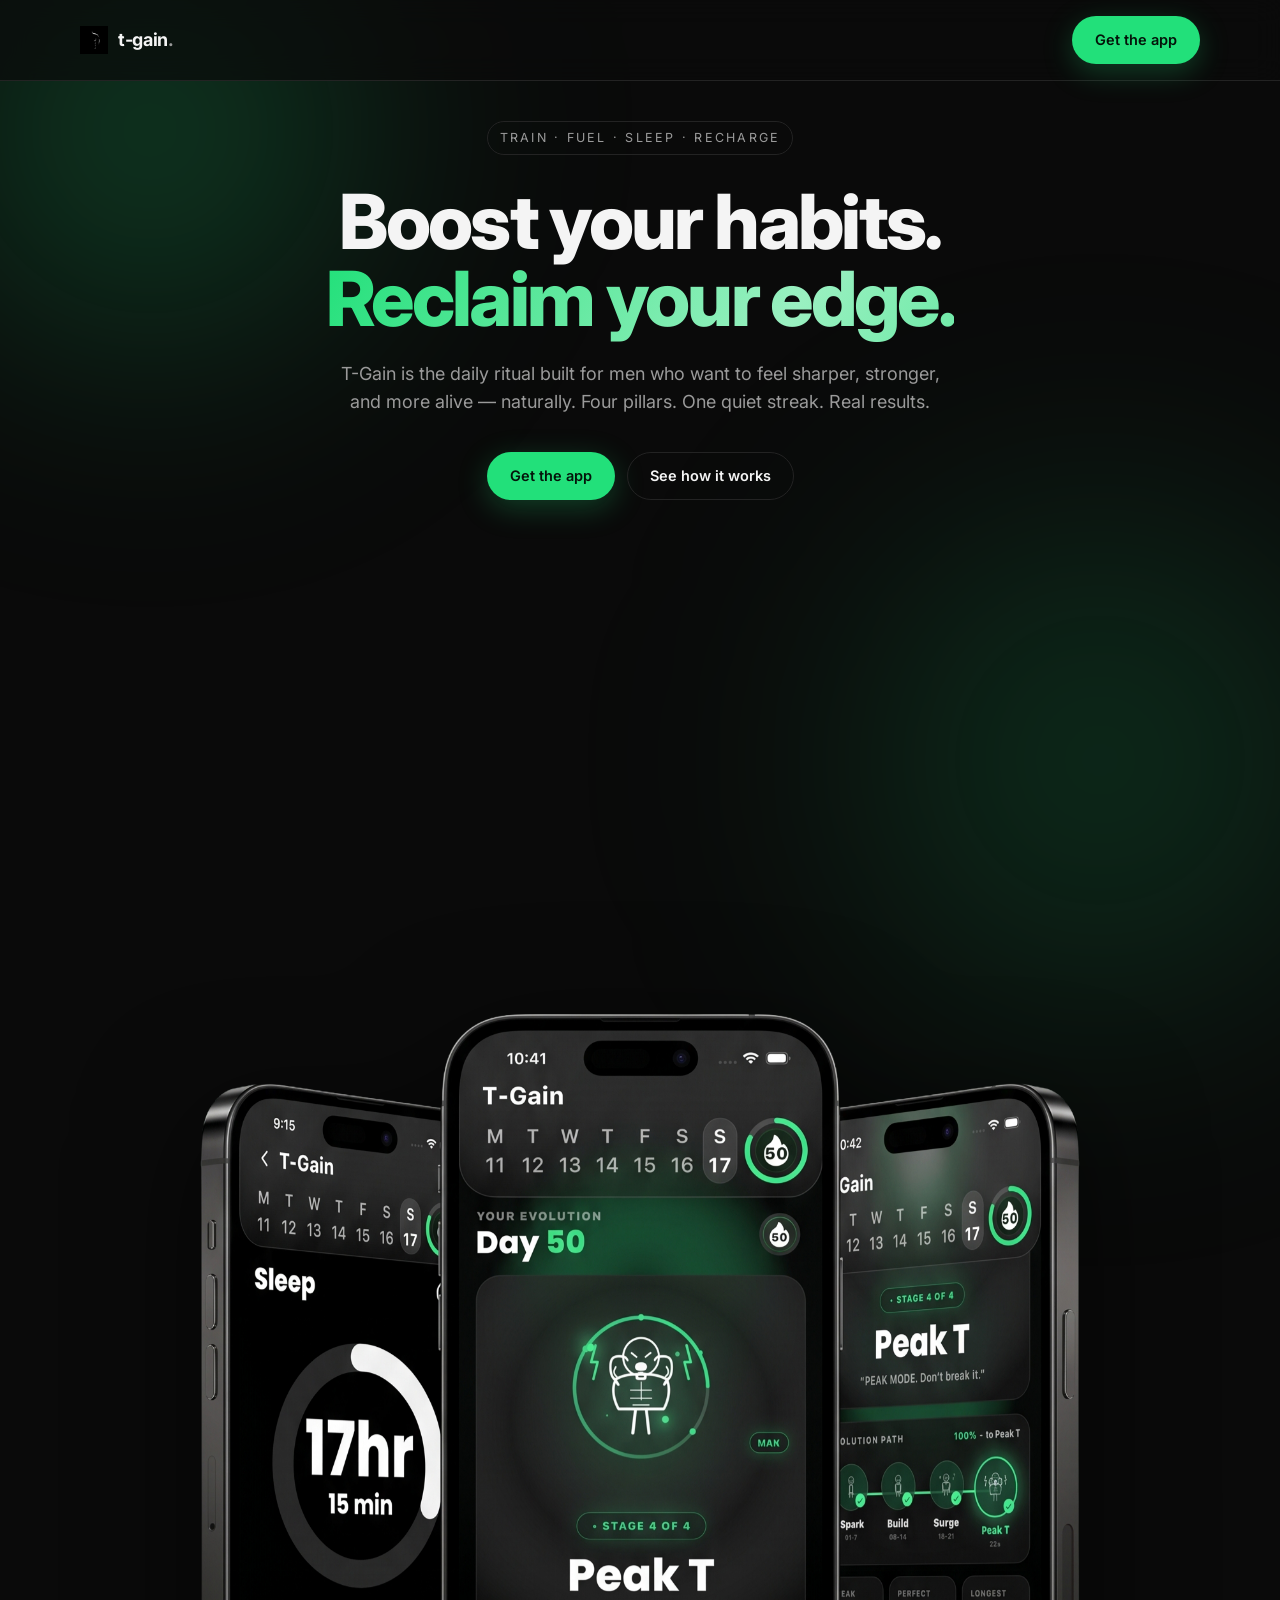
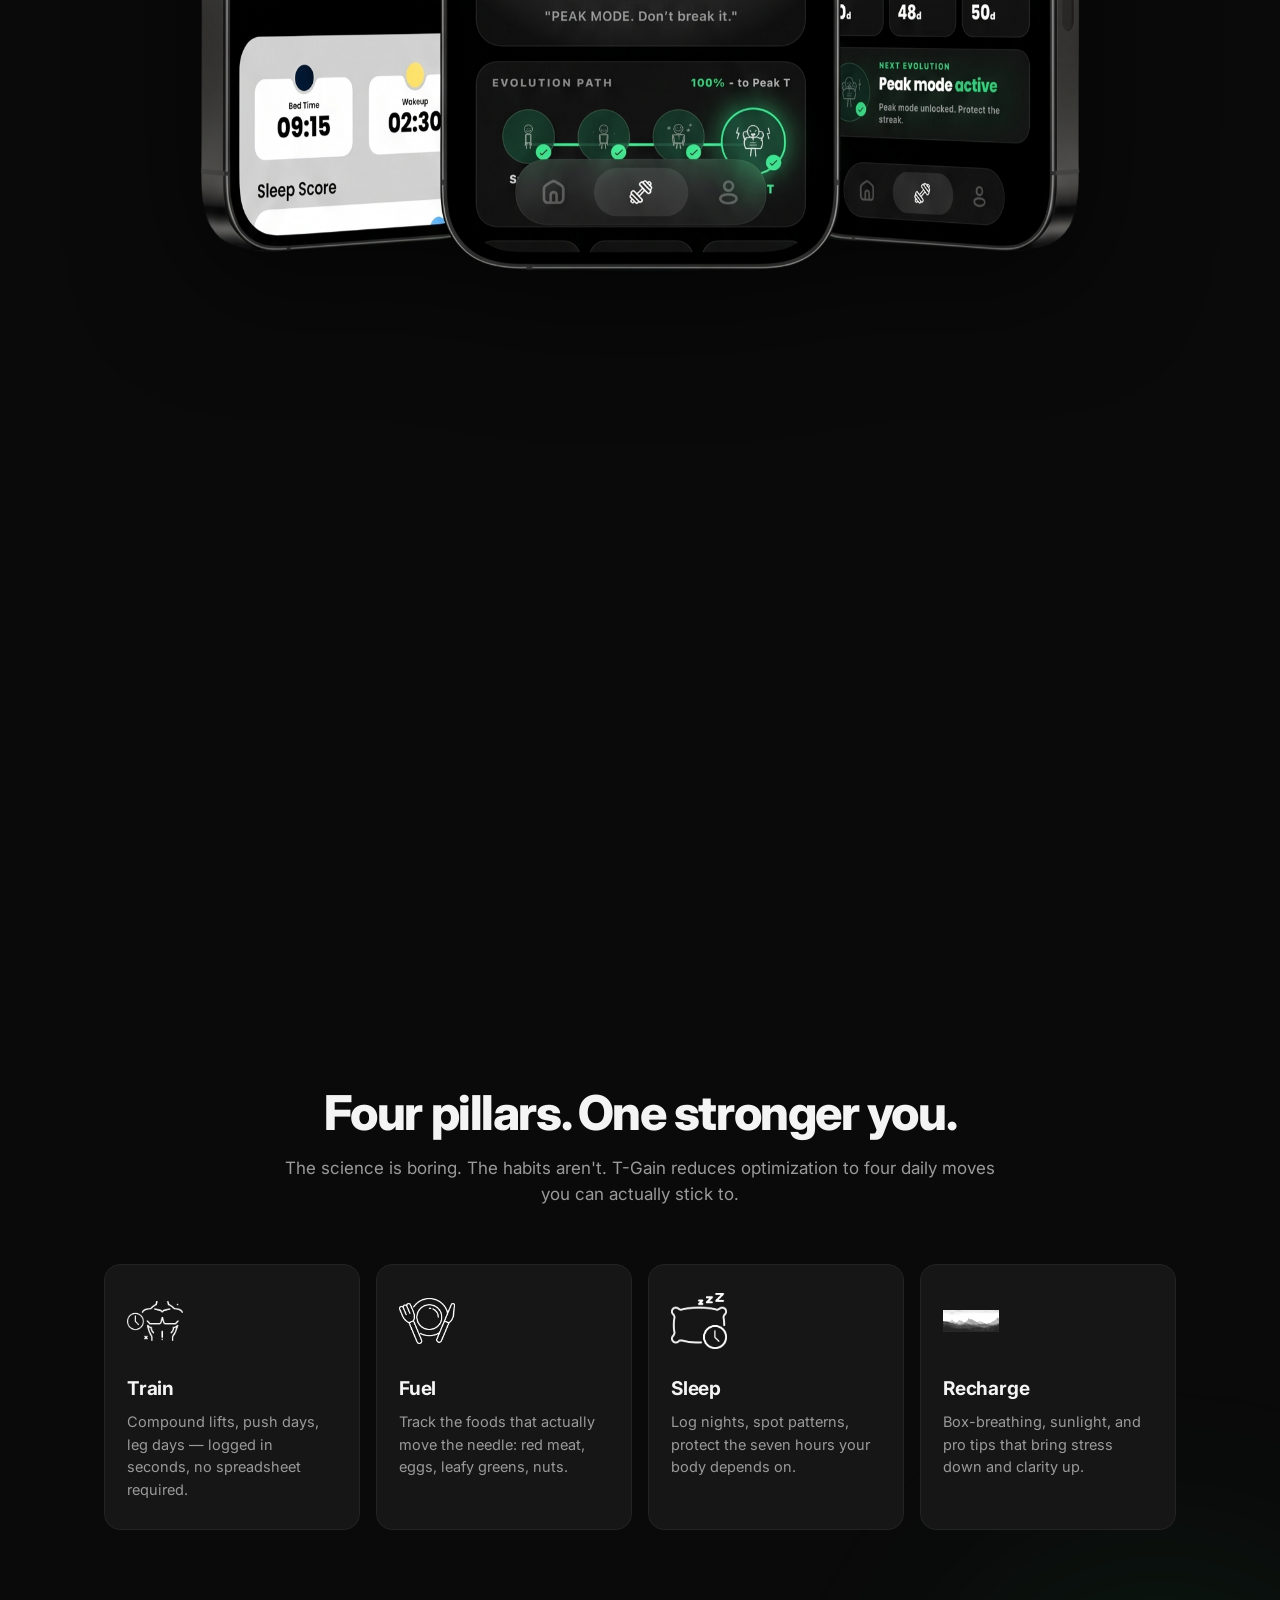
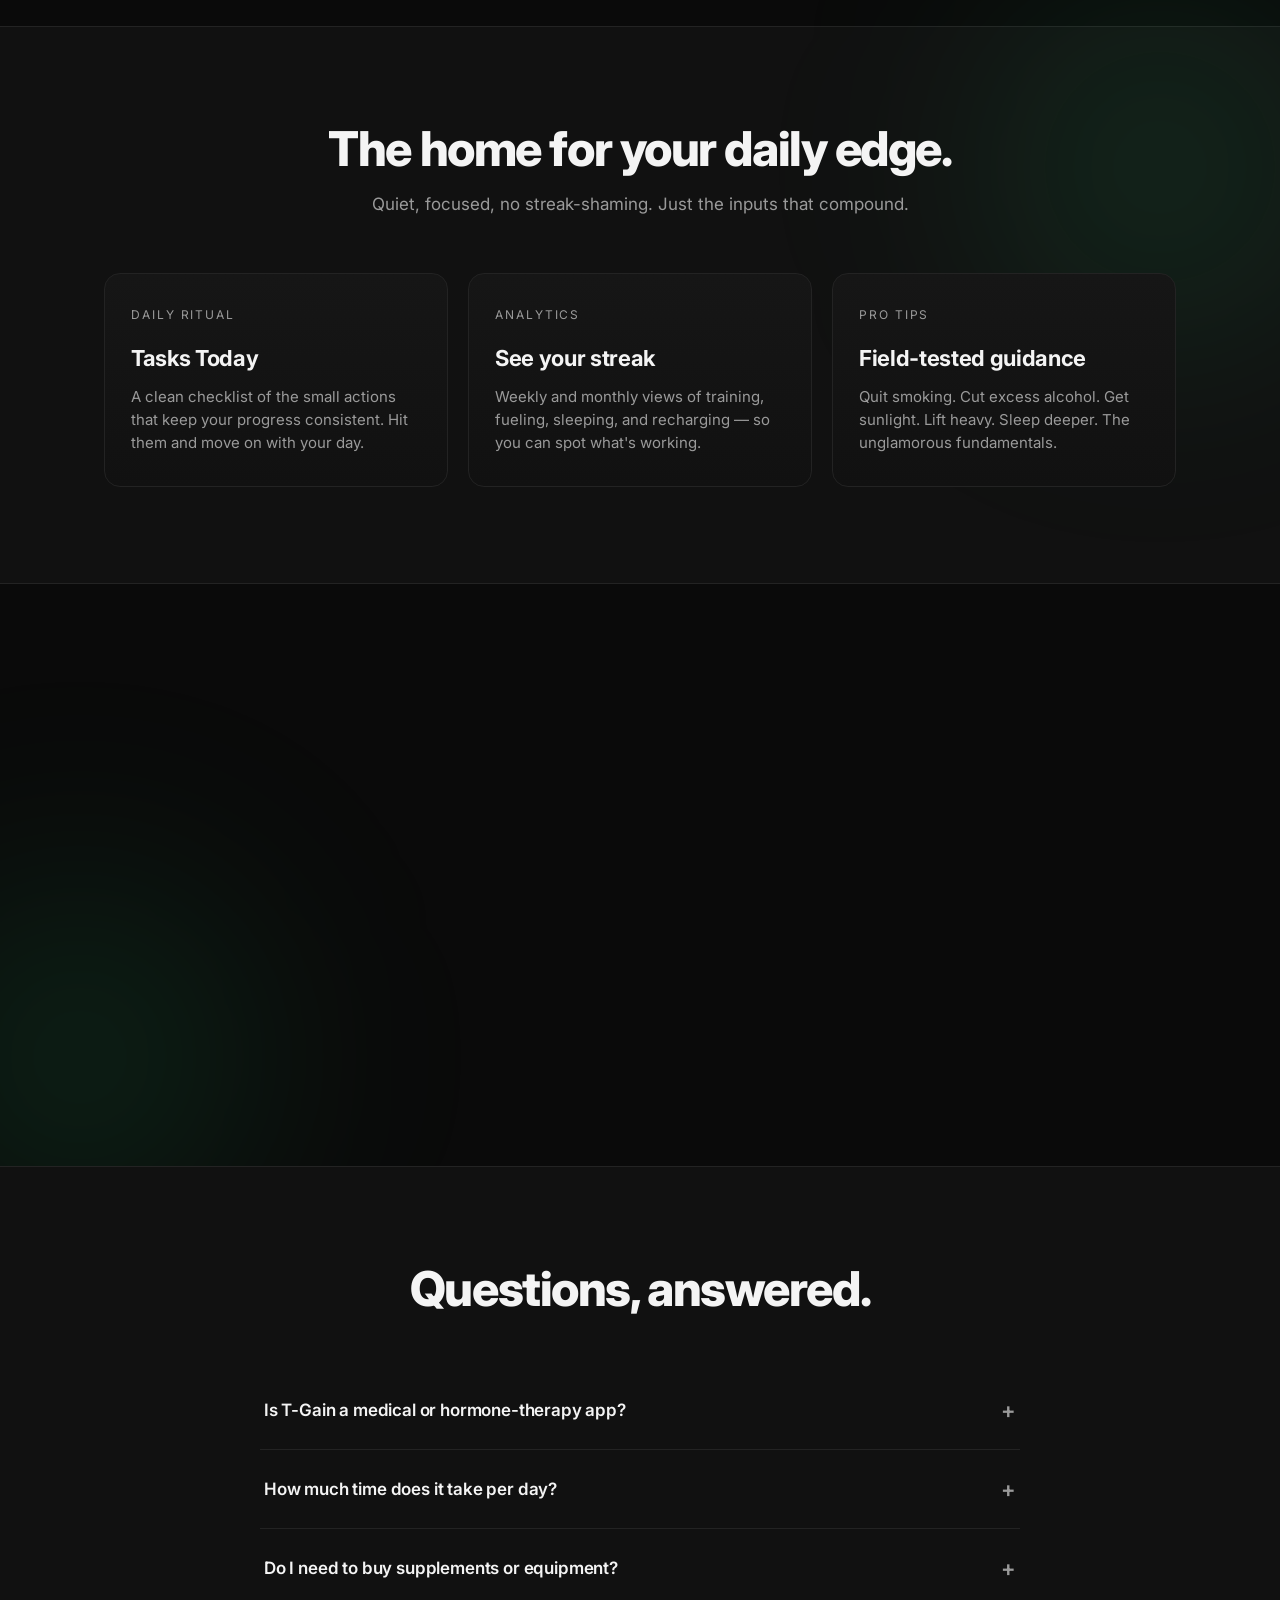
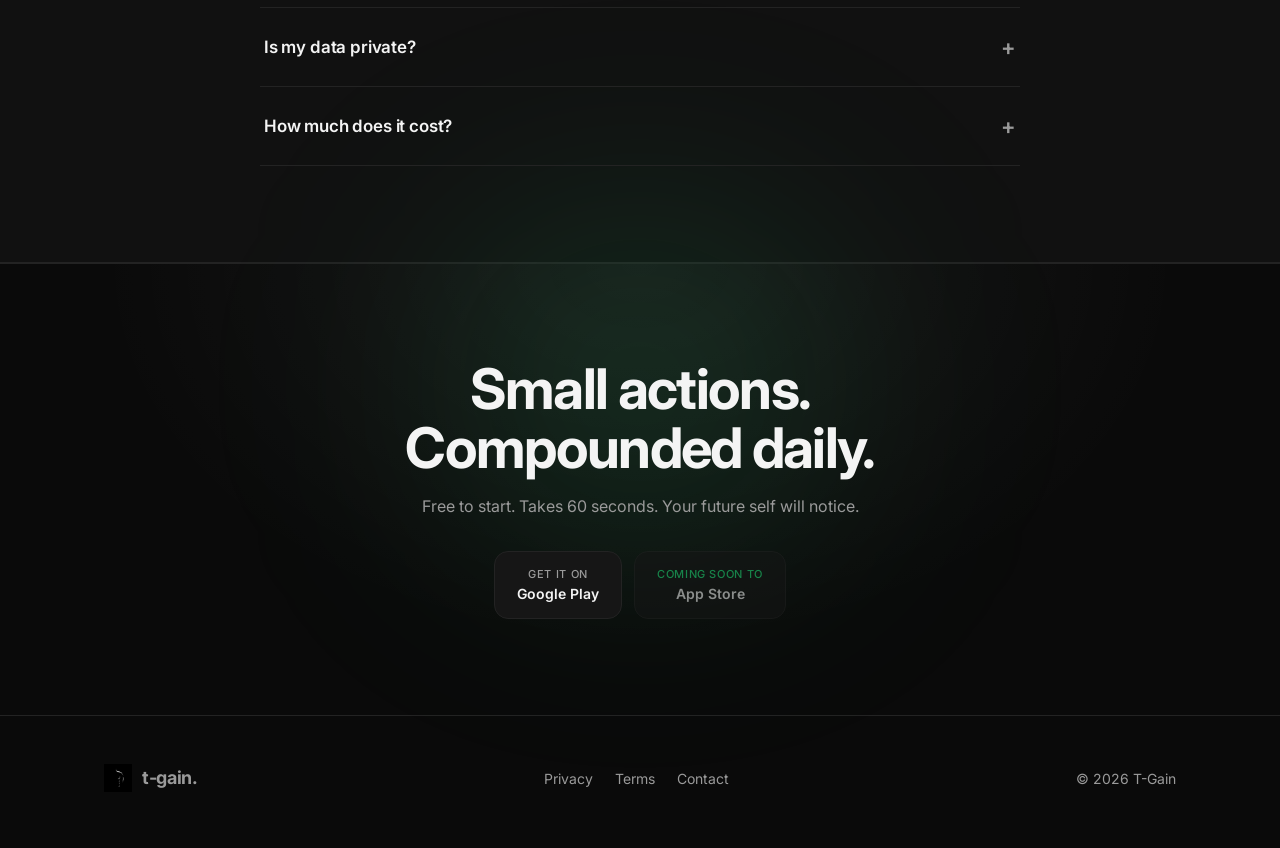
<file: index.html>
<!doctype html>
<html lang="en">
<head>
  <meta charset="utf-8" />
  <meta name="viewport" content="width=device-width, initial-scale=1" />
  <title>T-Gain — Boost Your Habits. Reclaim Your Edge.</title>
  <meta name="description" content="T-Gain is the daily habit tracker built for men who want stronger training, smarter fueling, deeper sleep, and a calmer mind. Optimize naturally." />
  <link rel="icon" type="image/png" href="assets/favicon.png" />
  <link rel="apple-touch-icon" href="assets/favicon.png" />
  <meta name="theme-color" content="#0a0a0a" />
  <link rel="preconnect" href="https://fonts.googleapis.com" />
  <link rel="preconnect" href="https://fonts.gstatic.com" crossorigin />
  <link href="https://fonts.googleapis.com/css2?family=Inter:wght@400;500;600;700;800&display=swap" rel="stylesheet" />
  <link rel="stylesheet" href="styles.css" />
</head>
<body>

<nav class="nav">
  <div class="container nav-inner">
    <a href="/" class="brand">
      <img src="assets/logo.png" alt="T-Gain logo" />
      <span>t-gain<span class="brand-dot">.</span></span>
    </a>
    <a href="#download" class="btn btn-primary">Get the app</a>
  </div>
</nav>

<header class="hero">
  <div class="container">
    <span class="eyebrow">Train · Fuel · Sleep · Recharge</span>
    <h1>Boost your habits.<br/><em>Reclaim your edge.</em></h1>
    <p class="lead">T-Gain is the daily ritual built for men who want to feel sharper, stronger, and more alive — naturally. Four pillars. One quiet streak. Real results.</p>
    <div class="hero-cta">
      <a href="#download" class="btn btn-primary">Get the app</a>
      <a href="#features" class="btn btn-ghost">See how it works</a>
    </div>

    <div class="hero-mockup">
      <img src="assets/hero-mockup.png" alt="T-Gain app screens showing Sleep tracking, Peak T evolution stage, and Evolution Path" />
    </div>

    <div class="metrics">
      <div class="metric">
        <div class="num">#1</div>
        <div class="lbl">Natural T-optimization habit tracker</div>
      </div>
      <div class="metric">
        <div class="num">120k+</div>
        <div class="lbl">Men tracking their daily edge</div>
      </div>
      <div class="metric">
        <div class="num">4.8 ★★★★★</div>
        <div class="lbl">Average rating across stores</div>
      </div>
    </div>
  </div>
</header>

<section id="pillars">
  <div class="container">
    <div class="section-head">
      <h2>Four pillars. One stronger you.</h2>
      <p>The science is boring. The habits aren't. T-Gain reduces optimization to four daily moves you can actually stick to.</p>
    </div>
    <div class="pillars">
      <div class="pillar">
        <img src="assets/train.png" alt="" />
        <h3>Train</h3>
        <p>Compound lifts, push days, leg days — logged in seconds, no spreadsheet required.</p>
      </div>
      <div class="pillar">
        <img src="assets/fuel.png" alt="" />
        <h3>Fuel</h3>
        <p>Track the foods that actually move the needle: red meat, eggs, leafy greens, nuts.</p>
      </div>
      <div class="pillar">
        <img src="assets/sleep.png" alt="" />
        <h3>Sleep</h3>
        <p>Log nights, spot patterns, protect the seven hours your body depends on.</p>
      </div>
      <div class="pillar">
        <img src="assets/mountain.png" alt="" />
        <h3>Recharge</h3>
        <p>Box-breathing, sunlight, and pro tips that bring stress down and clarity up.</p>
      </div>
    </div>
  </div>
</section>

<section id="features" style="background: var(--bg-2); border-top: 1px solid var(--border); border-bottom: 1px solid var(--border);">
  <div class="container">
    <div class="section-head">
      <h2>The home for your daily edge.</h2>
      <p>Quiet, focused, no streak-shaming. Just the inputs that compound.</p>
    </div>
    <div class="features">
      <div class="feature">
        <div class="tag">Daily Ritual</div>
        <h3>Tasks Today</h3>
        <p>A clean checklist of the small actions that keep your progress consistent. Hit them and move on with your day.</p>
      </div>
      <div class="feature">
        <div class="tag">Analytics</div>
        <h3>See your streak</h3>
        <p>Weekly and monthly views of training, fueling, sleeping, and recharging — so you can spot what's working.</p>
      </div>
      <div class="feature">
        <div class="tag">Pro Tips</div>
        <h3>Field-tested guidance</h3>
        <p>Quit smoking. Cut excess alcohol. Get sunlight. Lift heavy. Sleep deeper. The unglamorous fundamentals.</p>
      </div>
    </div>
  </div>
</section>

<section id="loved">
  <div class="container">
    <div class="section-head">
      <h2>The quietly loved habit app for men.</h2>
      <p>No drill-sergeant notifications. No supplements to buy. Just the work.</p>
    </div>
    <div class="quotes">
      <div class="quote">
        <div class="stars">★★★★★</div>
        <p>"I stopped trying to overhaul my life and just hit the four pillars every day. Three months in, I feel like a different person."</p>
        <div class="who">— Marcus, 32</div>
      </div>
      <div class="quote">
        <div class="stars">★★★★★</div>
        <p>"Finally an app that doesn't try to sell me powder. It just tracks the basics — and the basics are what worked."</p>
        <div class="who">— Daniel, 28</div>
      </div>
      <div class="quote">
        <div class="stars">★★★★★</div>
        <p>"The sleep log alone was worth it. Realized I was averaging 5.5 hrs. Now I'm at 7.5 and lifting heavier than ever."</p>
        <div class="who">— Jonah, 41</div>
      </div>
    </div>
  </div>
</section>

<section id="faq" style="background: var(--bg-2); border-top: 1px solid var(--border); border-bottom: 1px solid var(--border);">
  <div class="container">
    <div class="section-head">
      <h2>Questions, answered.</h2>
    </div>
    <div class="faq">
      <details>
        <summary>Is T-Gain a medical or hormone-therapy app?</summary>
        <p>No. T-Gain is a habit and lifestyle tracker built around well-known levers — training, nutrition, sleep, and stress. It is not medical advice and does not replace a doctor.</p>
      </details>
      <details>
        <summary>How much time does it take per day?</summary>
        <p>Under two minutes. Log your training, fuel, sleep, and one recharge habit. We deliberately built it to be the lightest thing on your home screen.</p>
      </details>
      <details>
        <summary>Do I need to buy supplements or equipment?</summary>
        <p>Never. T-Gain doesn't sell supplements, programs, or coaching. The whole product is built around the things you can already do with a barbell, a kitchen, and a bed.</p>
      </details>
      <details>
        <summary>Is my data private?</summary>
        <p>Yes. Your logs are yours. We don't sell data and we don't share it with advertisers. See our <a href="legal.html#privacy">privacy policy</a> for the full breakdown.</p>
      </details>
      <details>
        <summary>How much does it cost?</summary>
        <p>Free to start, with an optional Pro upgrade that unlocks deeper analytics and the full pro-tips library.</p>
      </details>
    </div>
  </div>
</section>

<section id="download" class="final">
  <div class="container">
    <h2>Small actions.<br/>Compounded daily.</h2>
    <p>Free to start. Takes 60 seconds. Your future self will notice.</p>
    <div class="stores">
      <a href="#" class="store">
        <span>
          <small>Get it on</small>
          Google Play
        </span>
      </a>
      <span class="store store-disabled" aria-disabled="true">
        <span>
          <small>Coming soon to</small>
          App Store
        </span>
      </span>
    </div>
  </div>
</section>

<footer>
  <div class="container foot-inner">
    <div class="brand">
      <img src="assets/logo.png" alt="" />
      <span>t-gain<span class="brand-dot">.</span></span>
    </div>
    <div class="foot-links">
      <a href="legal.html#privacy">Privacy</a>
      <a href="legal.html#terms">Terms</a>
      <a href="legal.html#contact">Contact</a>
    </div>
    <div>© 2026 T-Gain</div>
  </div>
</footer>

<script src="interactions.js"></script>
</body>
</html>
</file>
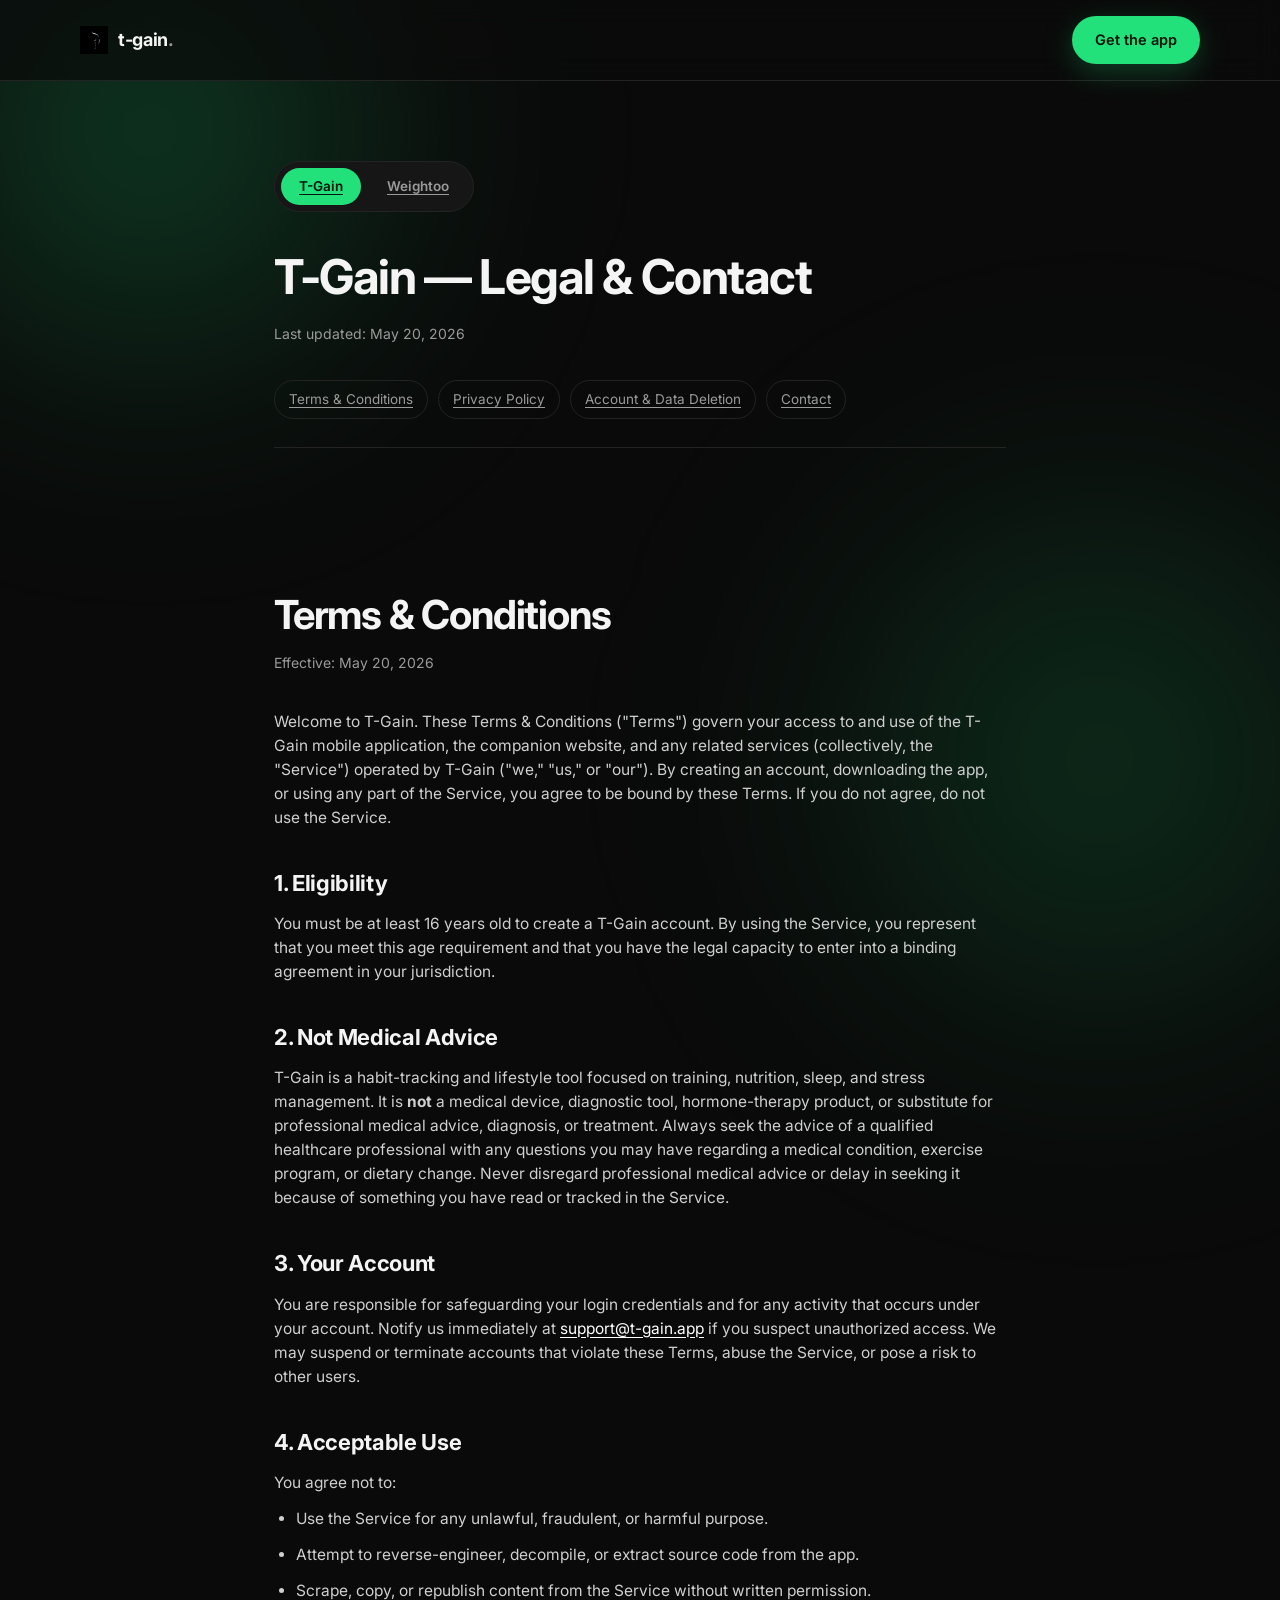
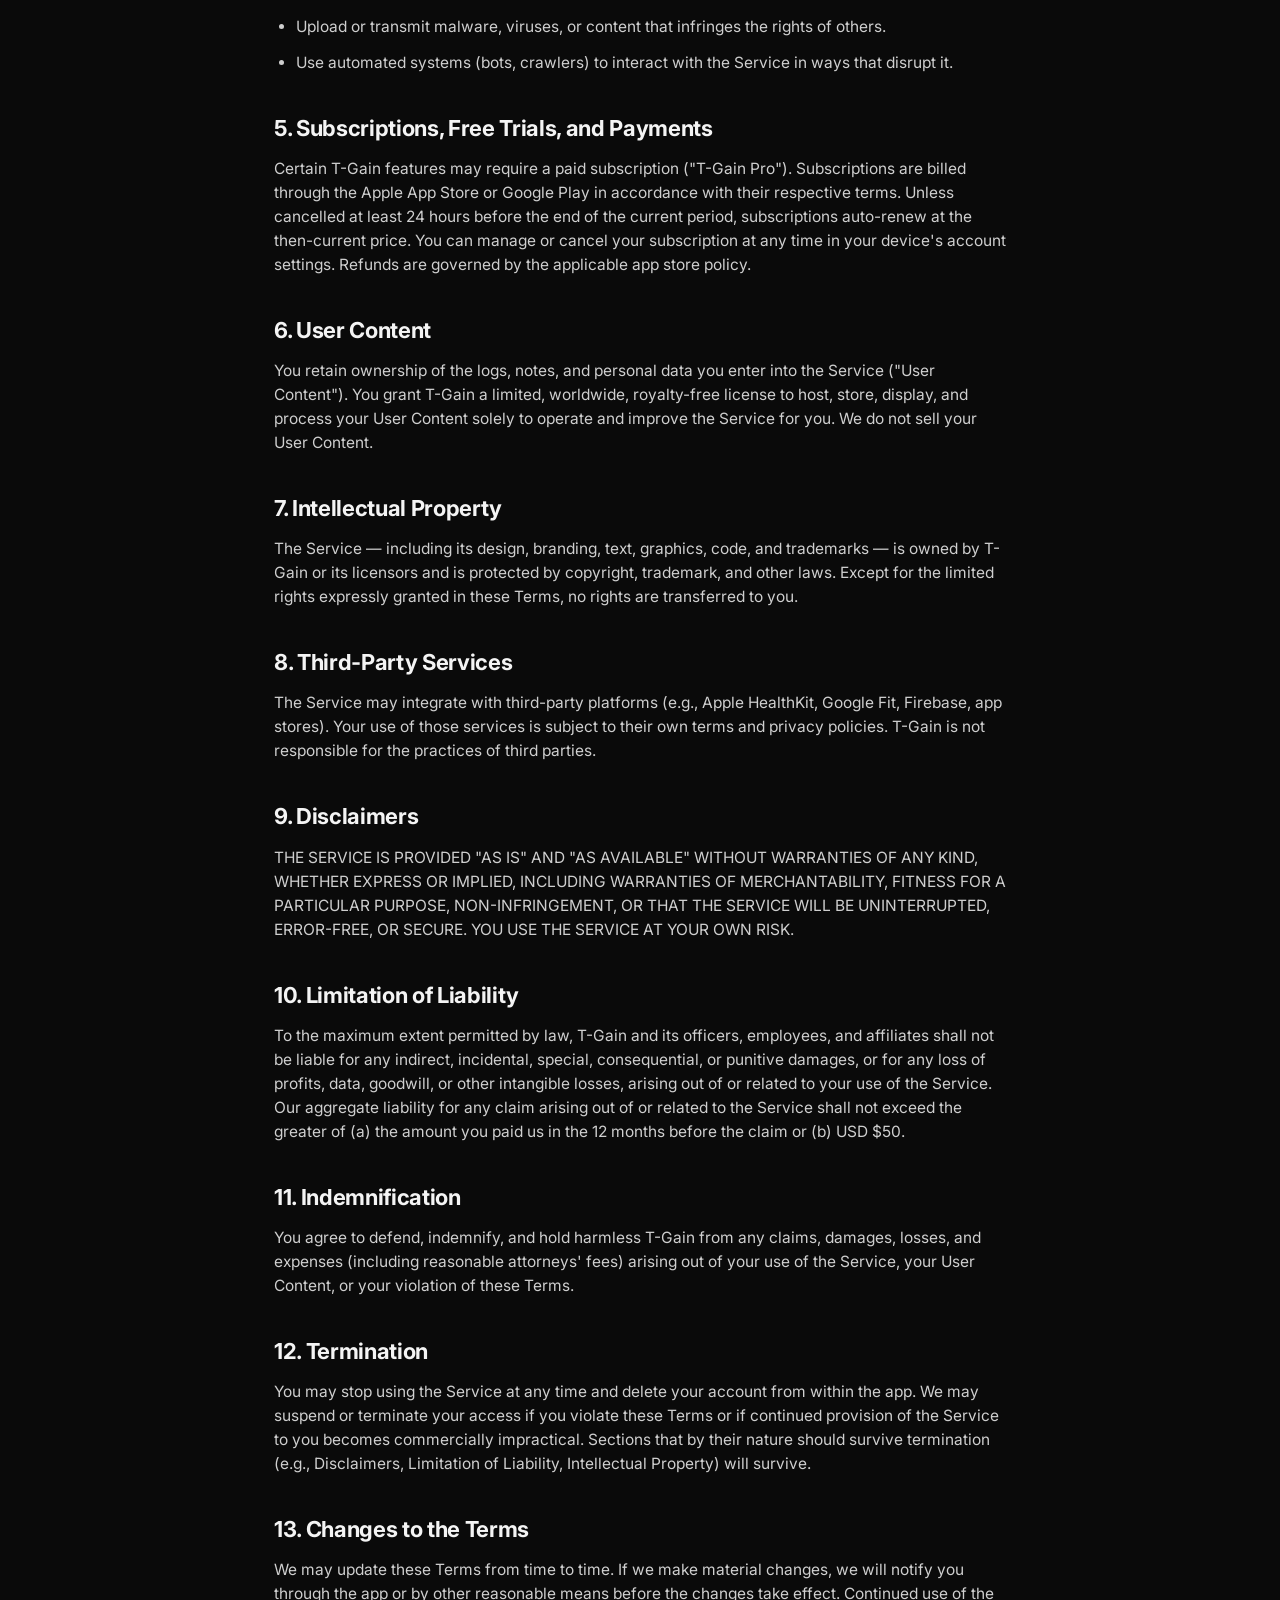
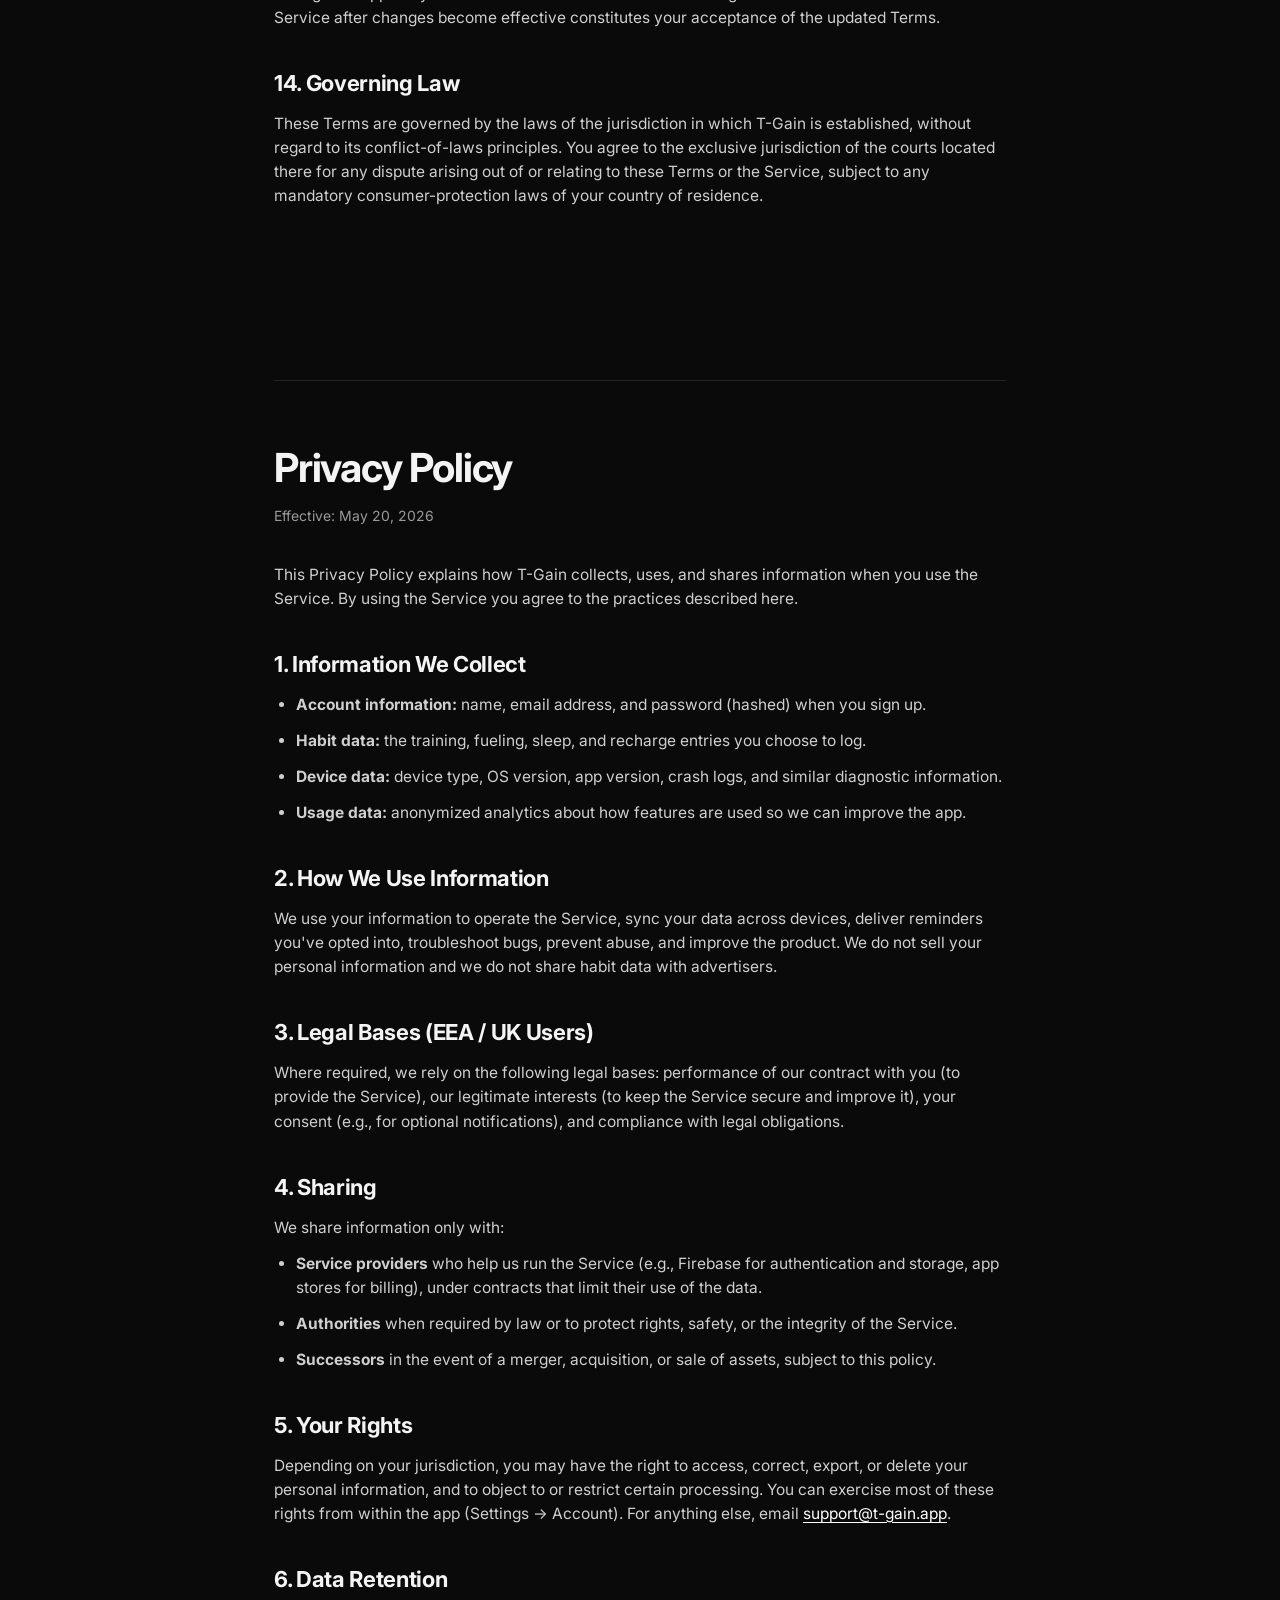
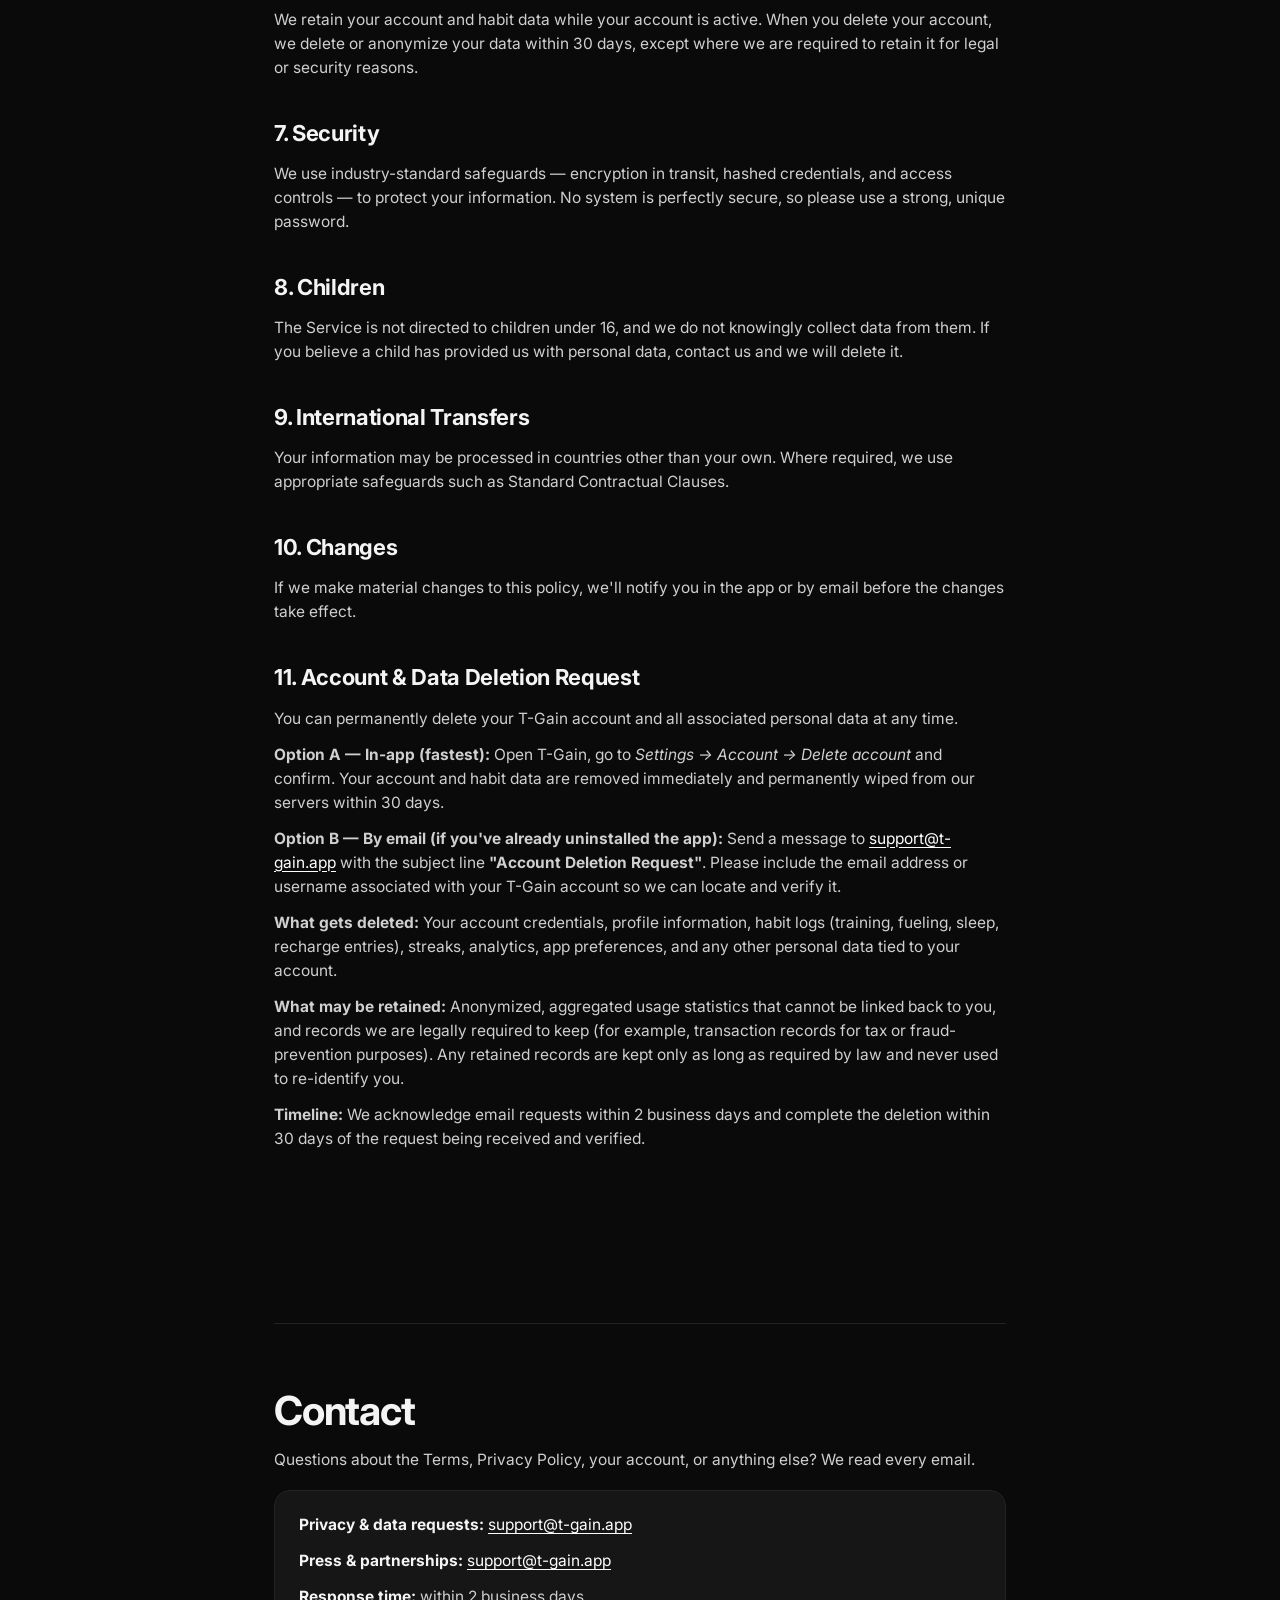
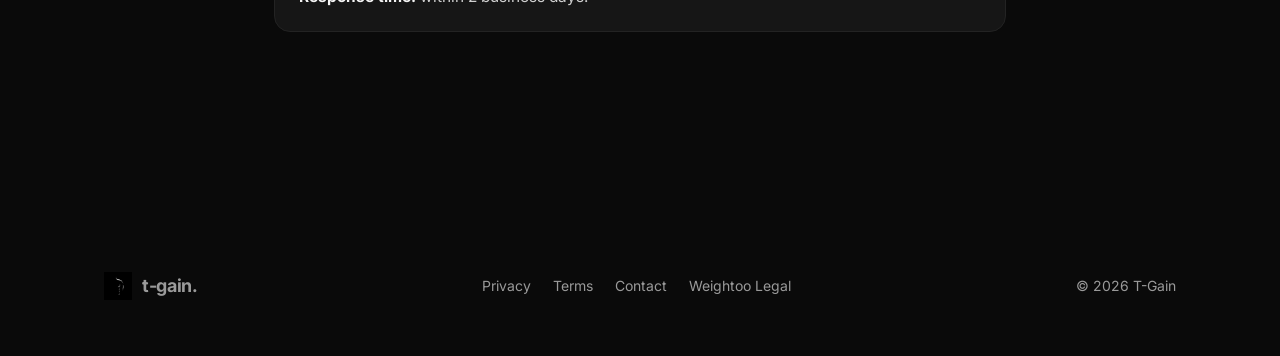
<file: legal.html>
<!doctype html>
<html lang="en">
<head>
  <meta charset="utf-8" />
  <meta name="viewport" content="width=device-width, initial-scale=1" />
  <title>Legal — Terms, Privacy & Contact — T-Gain</title>
  <meta name="description" content="Terms & Conditions, Privacy Policy, and contact information for T-Gain." />
  <link rel="icon" type="image/png" href="assets/favicon.png" />
  <link rel="apple-touch-icon" href="assets/favicon.png" />
  <meta name="theme-color" content="#0a0a0a" />
  <link rel="preconnect" href="https://fonts.googleapis.com" />
  <link rel="preconnect" href="https://fonts.gstatic.com" crossorigin />
  <link href="https://fonts.googleapis.com/css2?family=Inter:wght@400;500;600;700;800&display=swap" rel="stylesheet" />
  <link rel="stylesheet" href="styles.css" />
  <style>
    .toc {
      display: flex;
      gap: 10px;
      flex-wrap: wrap;
      margin-bottom: 40px;
      padding-bottom: 28px;
      border-bottom: 1px solid var(--border);
    }
    .toc a {
      padding: 8px 14px;
      border: 1px solid var(--border);
      border-radius: 999px;
      font-size: 13.5px;
      color: var(--muted);
      transition: border-color .2s, color .2s;
    }
    .toc a:hover { border-color: var(--accent); color: var(--text); }
    .app-switch {
      display: flex;
      gap: 8px;
      margin-bottom: 28px;
      padding: 6px;
      border: 1px solid var(--border);
      border-radius: 999px;
      width: fit-content;
      background: var(--surface);
    }
    .app-switch a {
      padding: 8px 18px;
      border-radius: 999px;
      font-size: 13.5px;
      font-weight: 600;
      color: var(--muted);
      transition: background .2s, color .2s;
    }
    .app-switch a:hover { color: var(--text); }
    .app-switch a.active {
      background: var(--accent);
      color: #04140a;
    }
    .legal section + section {
      margin-top: 64px;
      padding-top: 56px;
      border-top: 1px solid var(--border);
    }
    .legal section > h1 {
      font-size: clamp(28px, 4.5vw, 40px);
      margin-bottom: 6px;
    }
    .contact-card {
      margin-top: 18px;
      padding: 22px 24px;
      border: 1px solid var(--border);
      border-radius: var(--radius);
      background: var(--surface);
    }
    .contact-card strong { color: var(--text); }
  </style>
</head>
<body>

<nav class="nav">
  <div class="container nav-inner">
    <a href="index.html" class="brand">
      <img src="assets/logo.png" alt="T-Gain logo" />
      <span>t-gain<span class="brand-dot">.</span></span>
    </a>
    <a href="index.html#download" class="btn btn-primary">Get the app</a>
  </div>
</nav>

<main class="legal">
  <div class="app-switch" role="tablist" aria-label="Choose app">
    <a href="legal.html" role="tab" class="active" aria-current="page">T-Gain</a>
    <a href="weightoo-legal.html" role="tab">Weightoo</a>
  </div>

  <h1>T-Gain — Legal & Contact</h1>
  <p class="updated">Last updated: May 20, 2026</p>

  <div class="toc">
    <a href="#terms">Terms & Conditions</a>
    <a href="#privacy">Privacy Policy</a>
    <a href="#data-deletion">Account &amp; Data Deletion</a>
    <a href="#contact">Contact</a>
  </div>

  <section id="terms">
    <h1>Terms & Conditions</h1>
    <p class="updated">Effective: May 20, 2026</p>

    <p>Welcome to T-Gain. These Terms & Conditions ("Terms") govern your access to and use of the T-Gain mobile application, the companion website, and any related services (collectively, the "Service") operated by T-Gain ("we," "us," or "our"). By creating an account, downloading the app, or using any part of the Service, you agree to be bound by these Terms. If you do not agree, do not use the Service.</p>

    <h2>1. Eligibility</h2>
    <p>You must be at least 16 years old to create a T-Gain account. By using the Service, you represent that you meet this age requirement and that you have the legal capacity to enter into a binding agreement in your jurisdiction.</p>

    <h2>2. Not Medical Advice</h2>
    <p>T-Gain is a habit-tracking and lifestyle tool focused on training, nutrition, sleep, and stress management. It is <strong>not</strong> a medical device, diagnostic tool, hormone-therapy product, or substitute for professional medical advice, diagnosis, or treatment. Always seek the advice of a qualified healthcare professional with any questions you may have regarding a medical condition, exercise program, or dietary change. Never disregard professional medical advice or delay in seeking it because of something you have read or tracked in the Service.</p>

    <h2>3. Your Account</h2>
    <p>You are responsible for safeguarding your login credentials and for any activity that occurs under your account. Notify us immediately at <a href="mailto:support@t-gain.app">support@t-gain.app</a> if you suspect unauthorized access. We may suspend or terminate accounts that violate these Terms, abuse the Service, or pose a risk to other users.</p>

    <h2>4. Acceptable Use</h2>
    <p>You agree not to:</p>
    <ul>
      <li>Use the Service for any unlawful, fraudulent, or harmful purpose.</li>
      <li>Attempt to reverse-engineer, decompile, or extract source code from the app.</li>
      <li>Scrape, copy, or republish content from the Service without written permission.</li>
      <li>Upload or transmit malware, viruses, or content that infringes the rights of others.</li>
      <li>Use automated systems (bots, crawlers) to interact with the Service in ways that disrupt it.</li>
    </ul>

    <h2>5. Subscriptions, Free Trials, and Payments</h2>
    <p>Certain T-Gain features may require a paid subscription ("T-Gain Pro"). Subscriptions are billed through the Apple App Store or Google Play in accordance with their respective terms. Unless cancelled at least 24 hours before the end of the current period, subscriptions auto-renew at the then-current price. You can manage or cancel your subscription at any time in your device's account settings. Refunds are governed by the applicable app store policy.</p>

    <h2>6. User Content</h2>
    <p>You retain ownership of the logs, notes, and personal data you enter into the Service ("User Content"). You grant T-Gain a limited, worldwide, royalty-free license to host, store, display, and process your User Content solely to operate and improve the Service for you. We do not sell your User Content.</p>

    <h2>7. Intellectual Property</h2>
    <p>The Service — including its design, branding, text, graphics, code, and trademarks — is owned by T-Gain or its licensors and is protected by copyright, trademark, and other laws. Except for the limited rights expressly granted in these Terms, no rights are transferred to you.</p>

    <h2>8. Third-Party Services</h2>
    <p>The Service may integrate with third-party platforms (e.g., Apple HealthKit, Google Fit, Firebase, app stores). Your use of those services is subject to their own terms and privacy policies. T-Gain is not responsible for the practices of third parties.</p>

    <h2>9. Disclaimers</h2>
    <p>THE SERVICE IS PROVIDED "AS IS" AND "AS AVAILABLE" WITHOUT WARRANTIES OF ANY KIND, WHETHER EXPRESS OR IMPLIED, INCLUDING WARRANTIES OF MERCHANTABILITY, FITNESS FOR A PARTICULAR PURPOSE, NON-INFRINGEMENT, OR THAT THE SERVICE WILL BE UNINTERRUPTED, ERROR-FREE, OR SECURE. YOU USE THE SERVICE AT YOUR OWN RISK.</p>

    <h2>10. Limitation of Liability</h2>
    <p>To the maximum extent permitted by law, T-Gain and its officers, employees, and affiliates shall not be liable for any indirect, incidental, special, consequential, or punitive damages, or for any loss of profits, data, goodwill, or other intangible losses, arising out of or related to your use of the Service. Our aggregate liability for any claim arising out of or related to the Service shall not exceed the greater of (a) the amount you paid us in the 12 months before the claim or (b) USD $50.</p>

    <h2>11. Indemnification</h2>
    <p>You agree to defend, indemnify, and hold harmless T-Gain from any claims, damages, losses, and expenses (including reasonable attorneys' fees) arising out of your use of the Service, your User Content, or your violation of these Terms.</p>

    <h2>12. Termination</h2>
    <p>You may stop using the Service at any time and delete your account from within the app. We may suspend or terminate your access if you violate these Terms or if continued provision of the Service to you becomes commercially impractical. Sections that by their nature should survive termination (e.g., Disclaimers, Limitation of Liability, Intellectual Property) will survive.</p>

    <h2>13. Changes to the Terms</h2>
    <p>We may update these Terms from time to time. If we make material changes, we will notify you through the app or by other reasonable means before the changes take effect. Continued use of the Service after changes become effective constitutes your acceptance of the updated Terms.</p>

    <h2>14. Governing Law</h2>
    <p>These Terms are governed by the laws of the jurisdiction in which T-Gain is established, without regard to its conflict-of-laws principles. You agree to the exclusive jurisdiction of the courts located there for any dispute arising out of or relating to these Terms or the Service, subject to any mandatory consumer-protection laws of your country of residence.</p>
  </section>

  <section id="privacy">
    <h1>Privacy Policy</h1>
    <p class="updated">Effective: May 20, 2026</p>

    <p>This Privacy Policy explains how T-Gain collects, uses, and shares information when you use the Service. By using the Service you agree to the practices described here.</p>

    <h2>1. Information We Collect</h2>
    <ul>
      <li><strong>Account information:</strong> name, email address, and password (hashed) when you sign up.</li>
      <li><strong>Habit data:</strong> the training, fueling, sleep, and recharge entries you choose to log.</li>
      <li><strong>Device data:</strong> device type, OS version, app version, crash logs, and similar diagnostic information.</li>
      <li><strong>Usage data:</strong> anonymized analytics about how features are used so we can improve the app.</li>
    </ul>

    <h2>2. How We Use Information</h2>
    <p>We use your information to operate the Service, sync your data across devices, deliver reminders you've opted into, troubleshoot bugs, prevent abuse, and improve the product. We do not sell your personal information and we do not share habit data with advertisers.</p>

    <h2>3. Legal Bases (EEA / UK Users)</h2>
    <p>Where required, we rely on the following legal bases: performance of our contract with you (to provide the Service), our legitimate interests (to keep the Service secure and improve it), your consent (e.g., for optional notifications), and compliance with legal obligations.</p>

    <h2>4. Sharing</h2>
    <p>We share information only with:</p>
    <ul>
      <li><strong>Service providers</strong> who help us run the Service (e.g., Firebase for authentication and storage, app stores for billing), under contracts that limit their use of the data.</li>
      <li><strong>Authorities</strong> when required by law or to protect rights, safety, or the integrity of the Service.</li>
      <li><strong>Successors</strong> in the event of a merger, acquisition, or sale of assets, subject to this policy.</li>
    </ul>

    <h2>5. Your Rights</h2>
    <p>Depending on your jurisdiction, you may have the right to access, correct, export, or delete your personal information, and to object to or restrict certain processing. You can exercise most of these rights from within the app (Settings → Account). For anything else, email <a href="mailto:support@t-gain.app">support@t-gain.app</a>.</p>

    <h2>6. Data Retention</h2>
    <p>We retain your account and habit data while your account is active. When you delete your account, we delete or anonymize your data within 30 days, except where we are required to retain it for legal or security reasons.</p>

    <h2>7. Security</h2>
    <p>We use industry-standard safeguards — encryption in transit, hashed credentials, and access controls — to protect your information. No system is perfectly secure, so please use a strong, unique password.</p>

    <h2>8. Children</h2>
    <p>The Service is not directed to children under 16, and we do not knowingly collect data from them. If you believe a child has provided us with personal data, contact us and we will delete it.</p>

    <h2>9. International Transfers</h2>
    <p>Your information may be processed in countries other than your own. Where required, we use appropriate safeguards such as Standard Contractual Clauses.</p>

    <h2>10. Changes</h2>
    <p>If we make material changes to this policy, we'll notify you in the app or by email before the changes take effect.</p>

    <h2 id="data-deletion">11. Account &amp; Data Deletion Request</h2>
    <p>You can permanently delete your T-Gain account and all associated personal data at any time.</p>

    <p><strong>Option A — In-app (fastest):</strong> Open T-Gain, go to <em>Settings → Account → Delete account</em> and confirm. Your account and habit data are removed immediately and permanently wiped from our servers within 30 days.</p>

    <p><strong>Option B — By email (if you've already uninstalled the app):</strong> Send a message to <a href="mailto:support@t-gain.app?subject=Account%20Deletion%20Request">support@t-gain.app</a> with the subject line <strong>"Account Deletion Request"</strong>. Please include the email address or username associated with your T-Gain account so we can locate and verify it.</p>

    <p><strong>What gets deleted:</strong> Your account credentials, profile information, habit logs (training, fueling, sleep, recharge entries), streaks, analytics, app preferences, and any other personal data tied to your account.</p>

    <p><strong>What may be retained:</strong> Anonymized, aggregated usage statistics that cannot be linked back to you, and records we are legally required to keep (for example, transaction records for tax or fraud-prevention purposes). Any retained records are kept only as long as required by law and never used to re-identify you.</p>

    <p><strong>Timeline:</strong> We acknowledge email requests within 2 business days and complete the deletion within 30 days of the request being received and verified.</p>
  </section>

  <section id="contact">
    <h1>Contact</h1>
    <p>Questions about the Terms, Privacy Policy, your account, or anything else? We read every email.</p>

    <div class="contact-card">
      <p><strong>Privacy & data requests:</strong> <a href="mailto:support@t-gain.app">support@t-gain.app</a></p>
      <p><strong>Press & partnerships:</strong> <a href="mailto:support@t-gain.app">support@t-gain.app</a></p>
      <p style="margin-bottom:0;"><strong>Response time:</strong> within 2 business days.</p>
    </div>
  </section>
</main>

<footer>
  <div class="container foot-inner">
    <div class="brand">
      <img src="assets/logo.png" alt="" />
      <span>t-gain<span class="brand-dot">.</span></span>
    </div>
    <div class="foot-links">
      <a href="legal.html#privacy">Privacy</a>
      <a href="legal.html#terms">Terms</a>
      <a href="legal.html#contact">Contact</a>
      <a href="weightoo-legal.html">Weightoo Legal</a>
    </div>
    <div>© 2026 T-Gain</div>
  </div>
</footer>

</body>
</html>
</file>
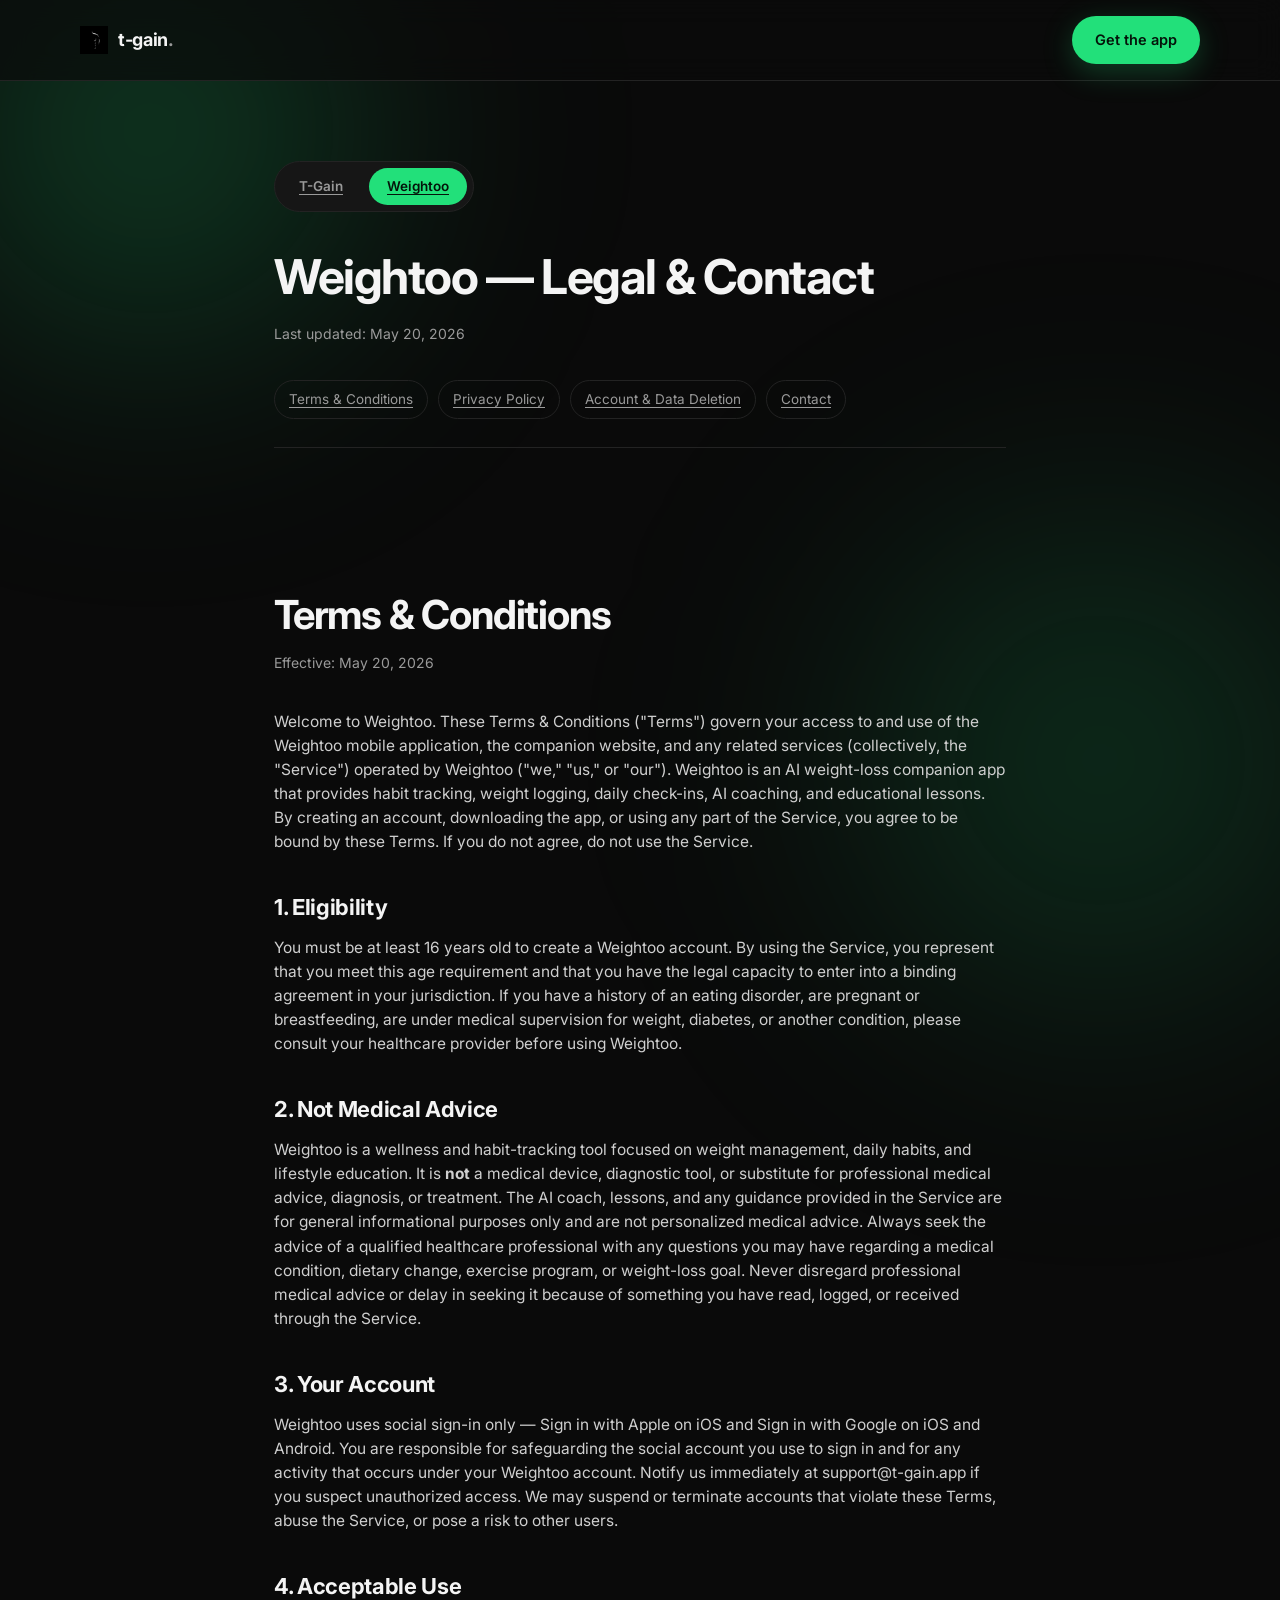
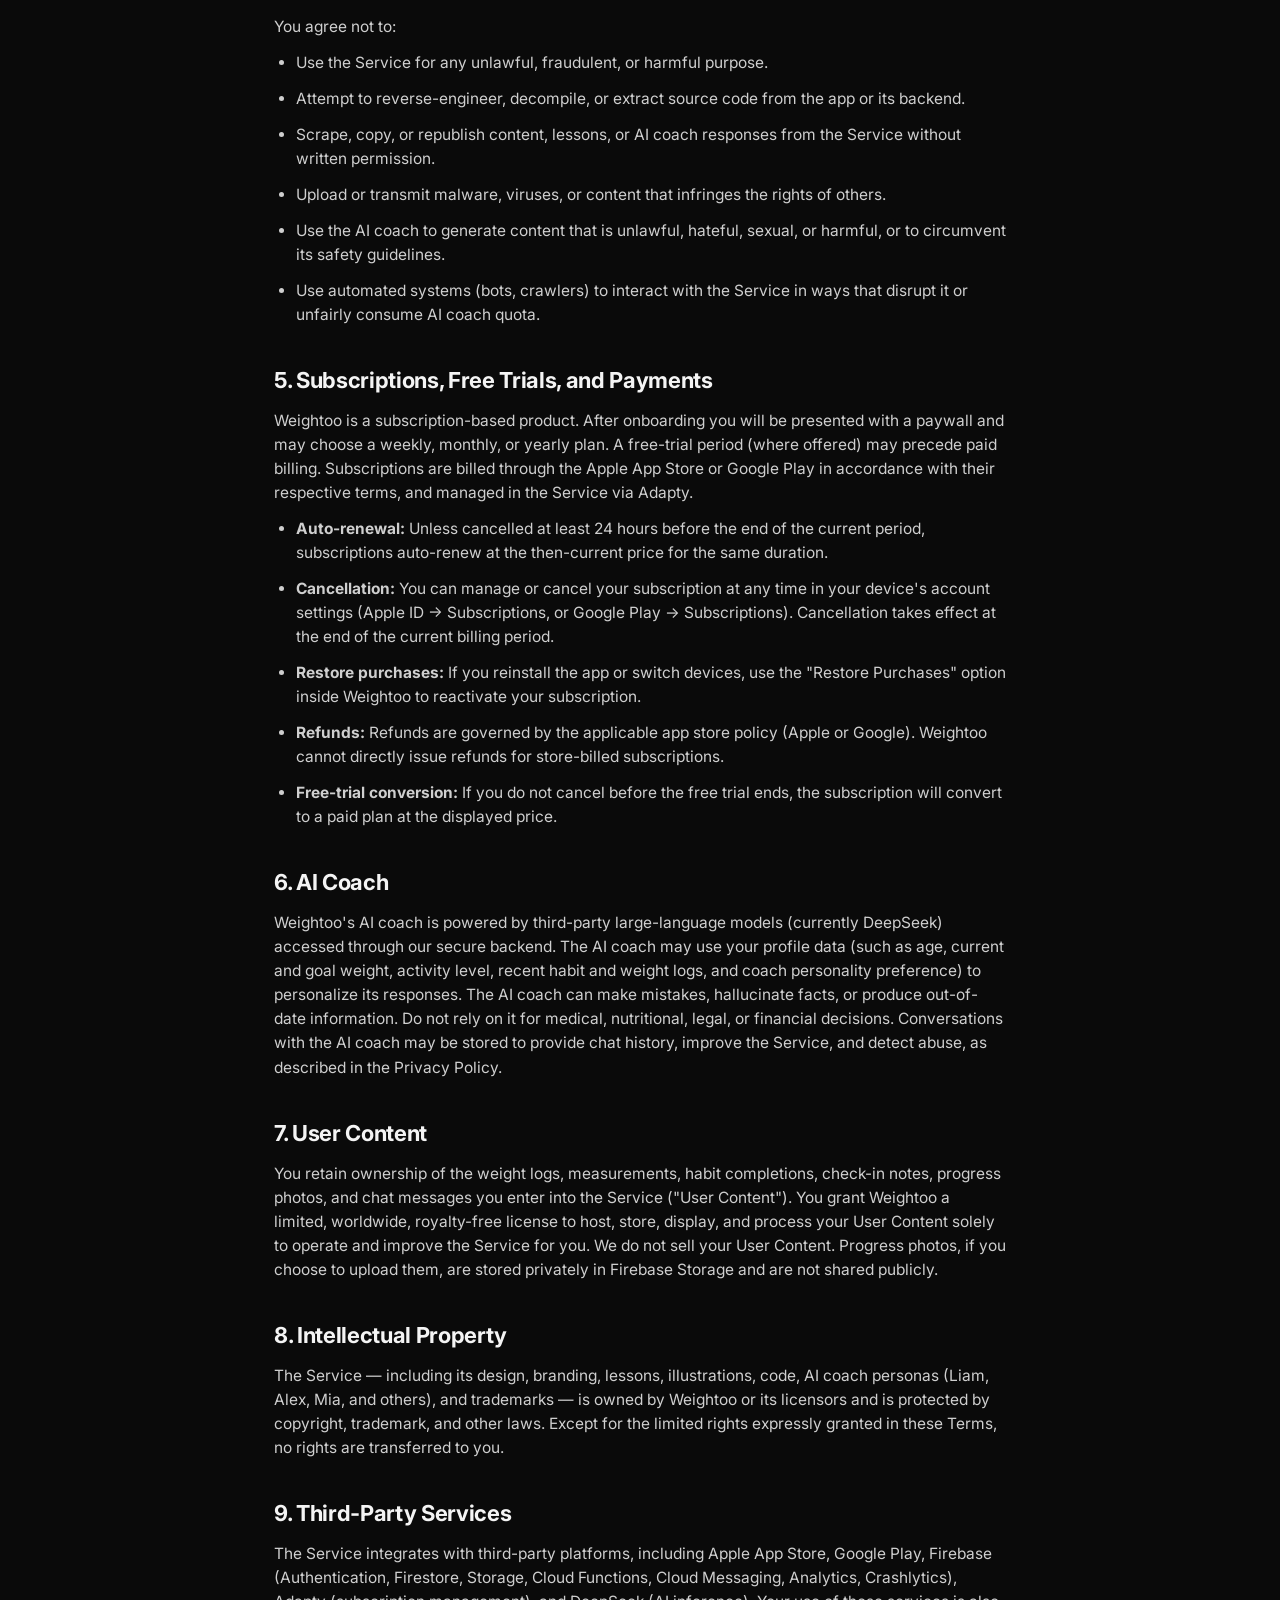
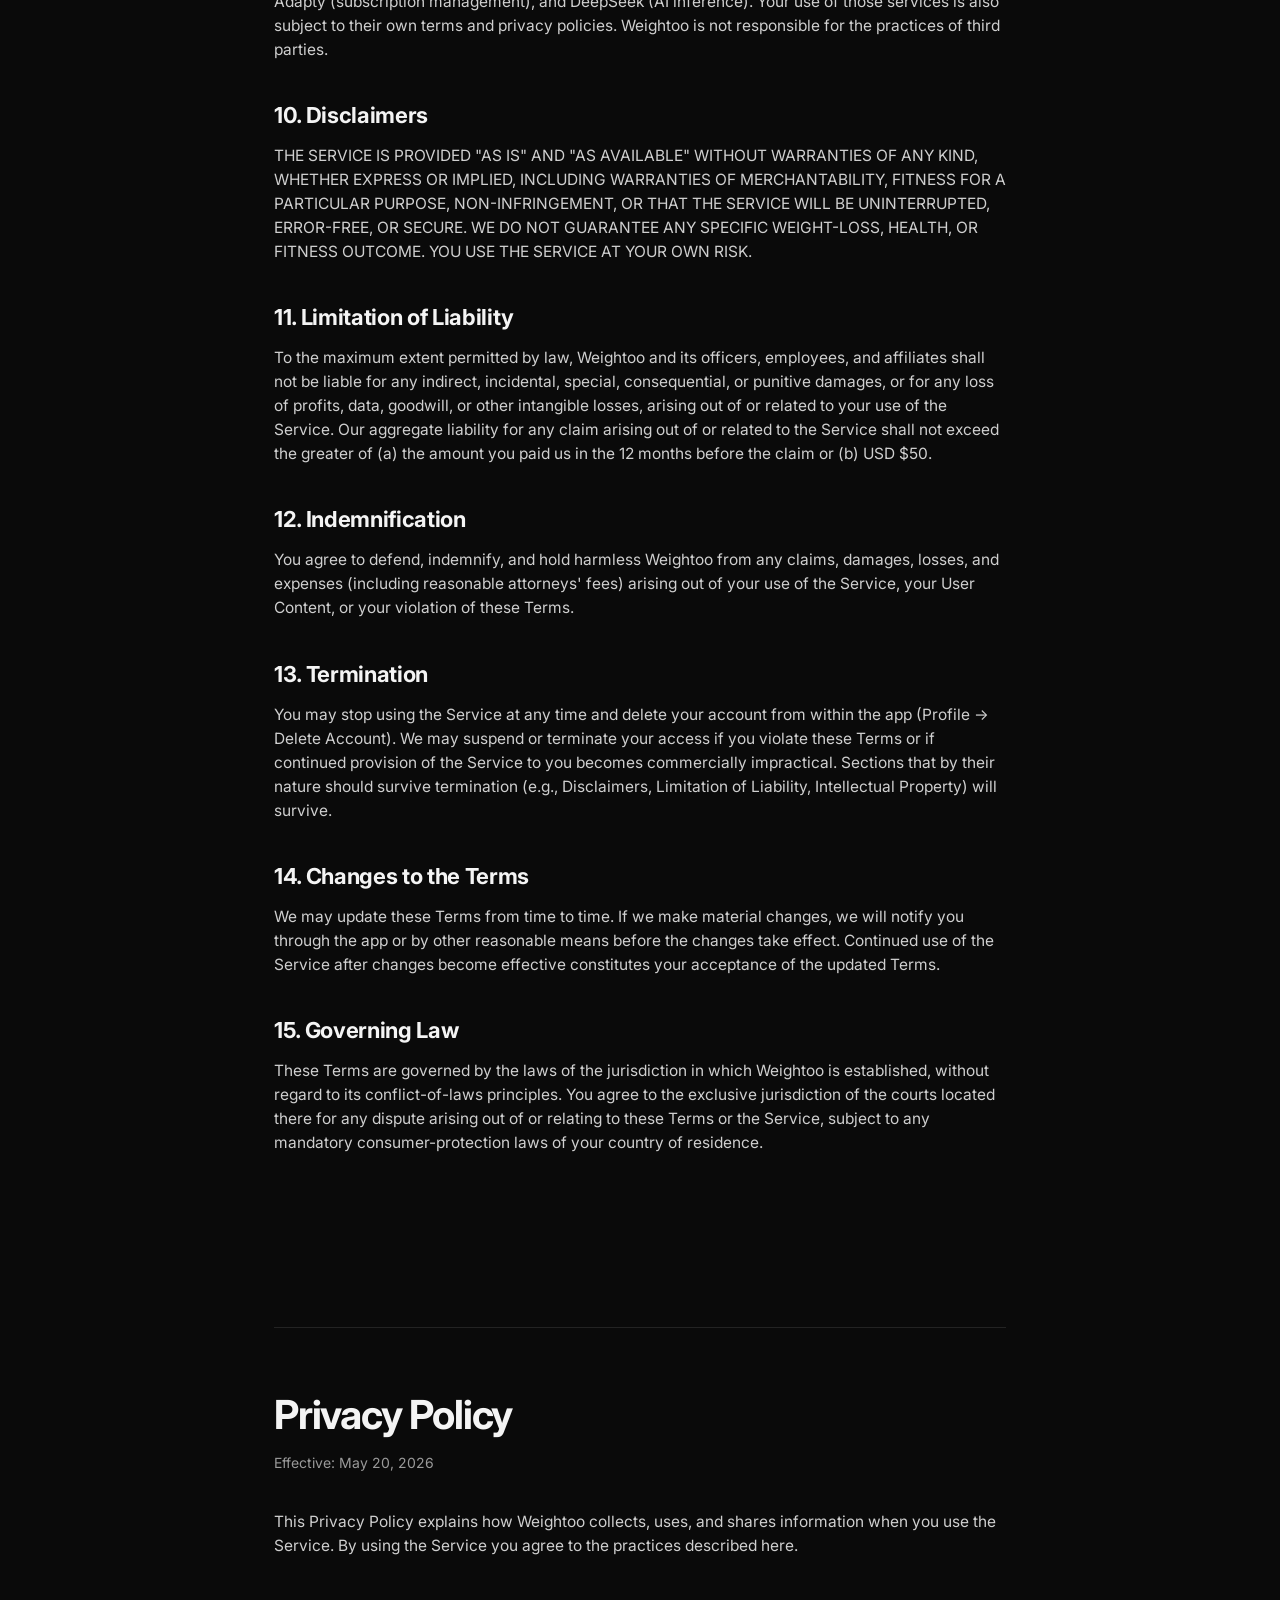
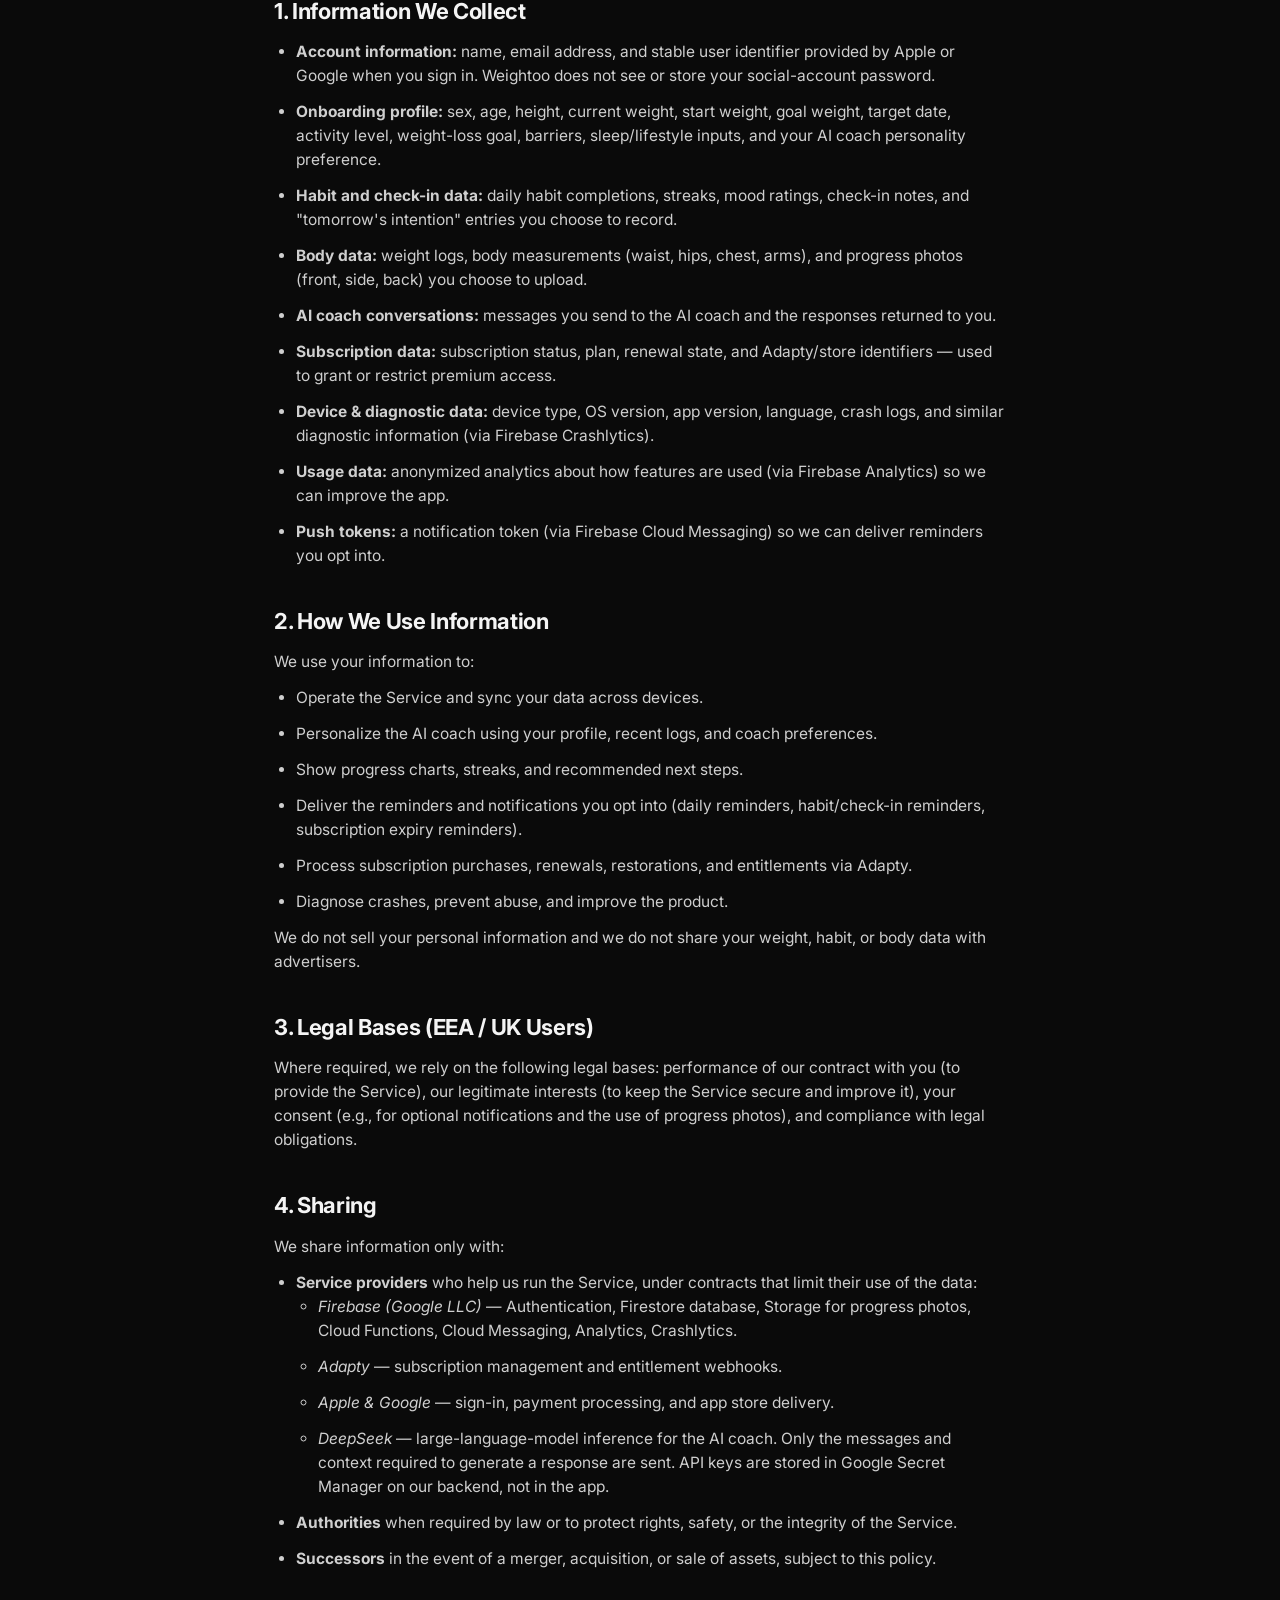
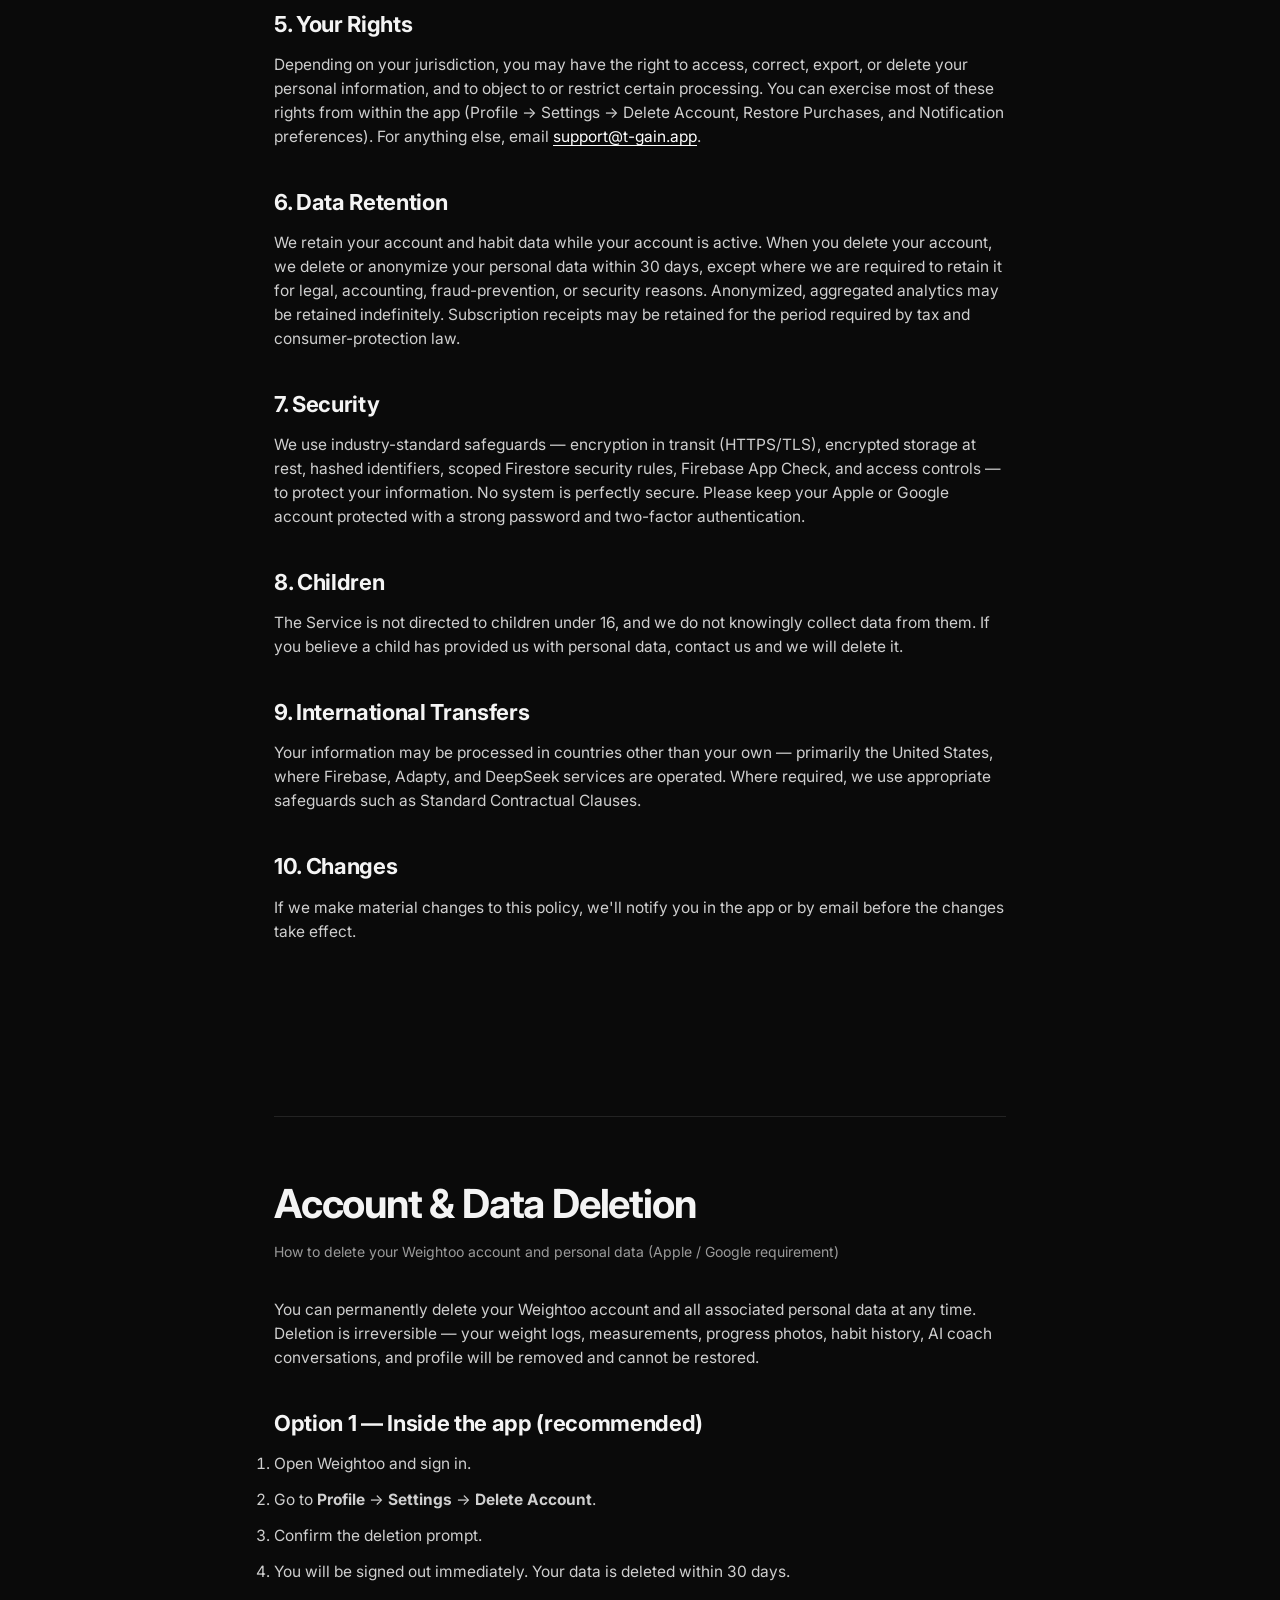
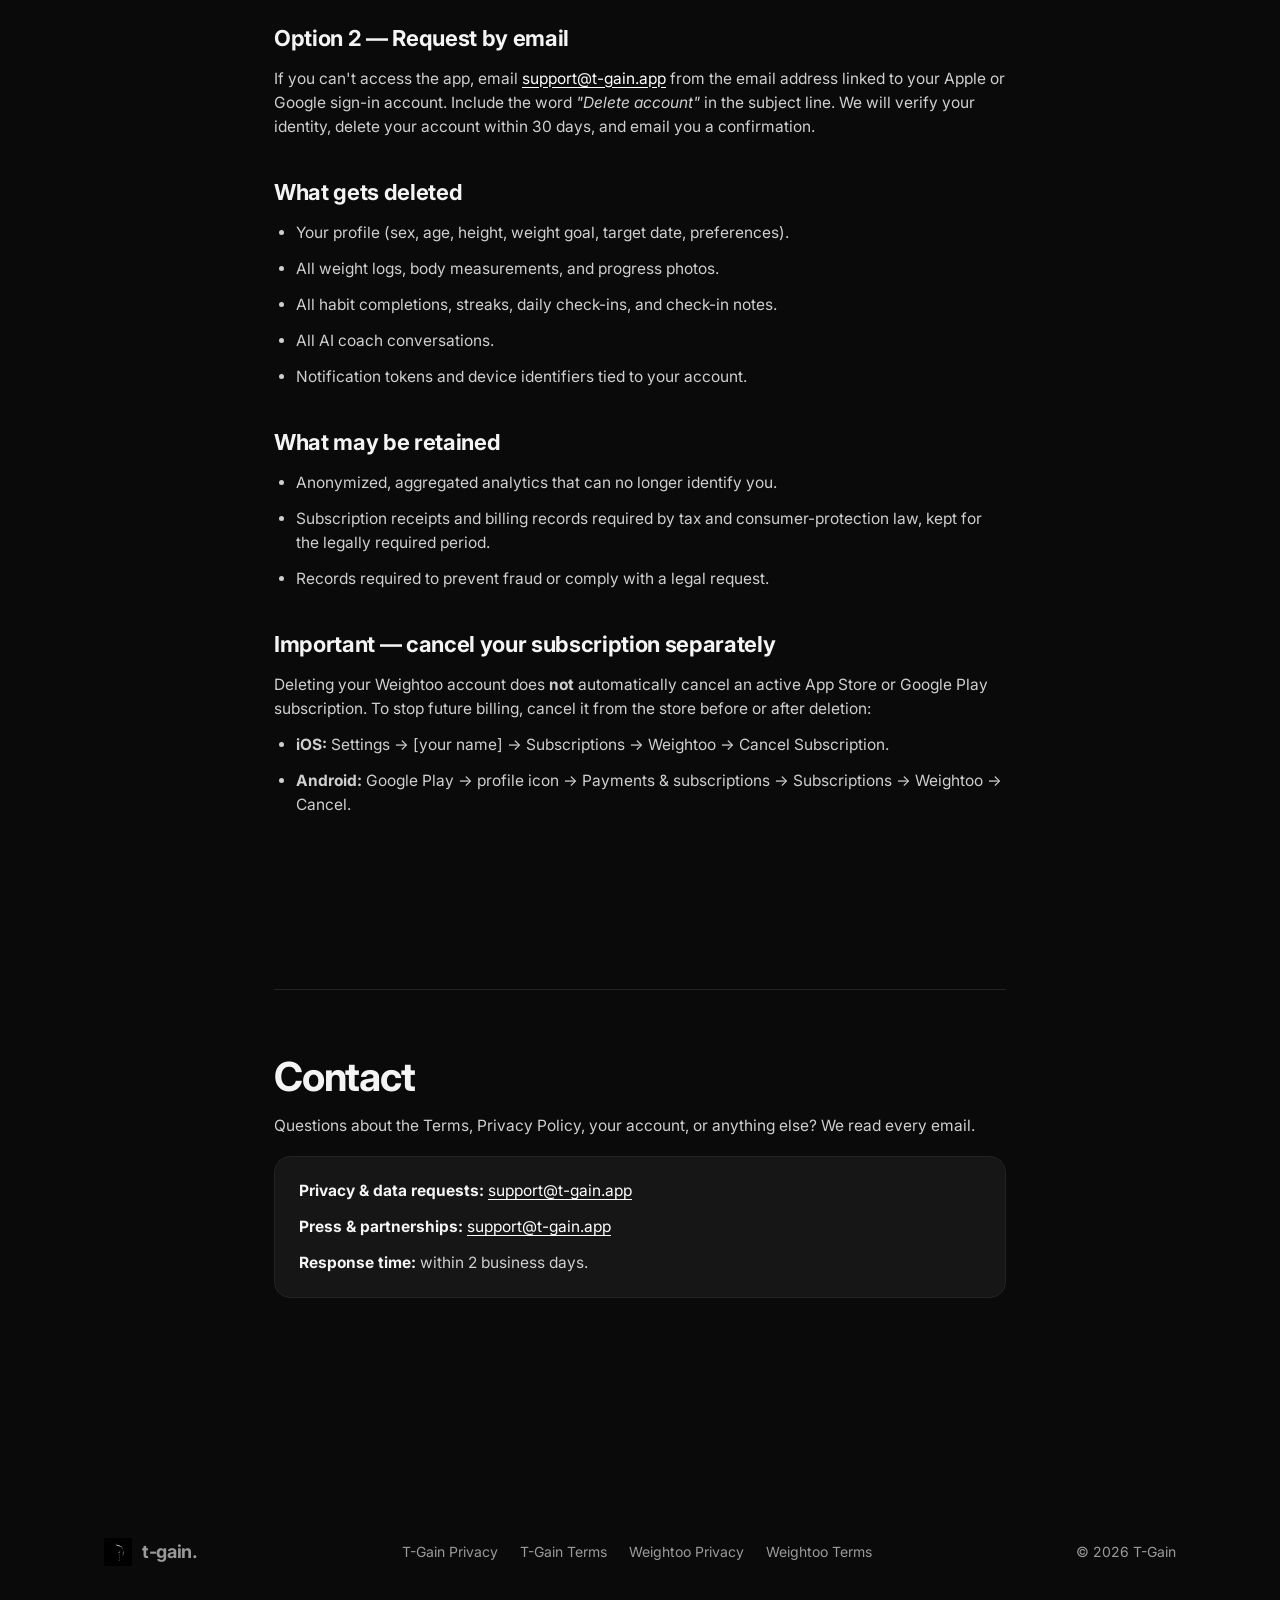
<file: weightoo-legal.html>
<!doctype html>
<html lang="en">
<head>
  <meta charset="utf-8" />
  <meta name="viewport" content="width=device-width, initial-scale=1" />
  <title>Weightoo — Legal, Privacy & Contact</title>
  <meta name="description" content="Terms & Conditions, Privacy Policy, and contact information for Weightoo — the AI weight-loss companion app." />
  <link rel="icon" type="image/png" href="assets/favicon.png" />
  <link rel="apple-touch-icon" href="assets/favicon.png" />
  <meta name="theme-color" content="#0a0a0a" />
  <link rel="preconnect" href="https://fonts.googleapis.com" />
  <link rel="preconnect" href="https://fonts.gstatic.com" crossorigin />
  <link href="https://fonts.googleapis.com/css2?family=Inter:wght@400;500;600;700;800&display=swap" rel="stylesheet" />
  <link rel="stylesheet" href="styles.css" />
  <style>
    .toc {
      display: flex;
      gap: 10px;
      flex-wrap: wrap;
      margin-bottom: 40px;
      padding-bottom: 28px;
      border-bottom: 1px solid var(--border);
    }
    .toc a {
      padding: 8px 14px;
      border: 1px solid var(--border);
      border-radius: 999px;
      font-size: 13.5px;
      color: var(--muted);
      transition: border-color .2s, color .2s;
    }
    .toc a:hover { border-color: var(--accent); color: var(--text); }
    .app-switch {
      display: flex;
      gap: 8px;
      margin-bottom: 28px;
      padding: 6px;
      border: 1px solid var(--border);
      border-radius: 999px;
      width: fit-content;
      background: var(--surface);
    }
    .app-switch a {
      padding: 8px 18px;
      border-radius: 999px;
      font-size: 13.5px;
      font-weight: 600;
      color: var(--muted);
      transition: background .2s, color .2s;
    }
    .app-switch a:hover { color: var(--text); }
    .app-switch a.active {
      background: var(--accent);
      color: #04140a;
    }
    .legal section + section {
      margin-top: 64px;
      padding-top: 56px;
      border-top: 1px solid var(--border);
    }
    .legal section > h1 {
      font-size: clamp(28px, 4.5vw, 40px);
      margin-bottom: 6px;
    }
    .contact-card {
      margin-top: 18px;
      padding: 22px 24px;
      border: 1px solid var(--border);
      border-radius: var(--radius);
      background: var(--surface);
    }
    .contact-card strong { color: var(--text); }
  </style>
</head>
<body>

<nav class="nav">
  <div class="container nav-inner">
    <a href="index.html" class="brand">
      <img src="assets/logo.png" alt="T-Gain logo" />
      <span>t-gain<span class="brand-dot">.</span></span>
    </a>
    <a href="index.html#download" class="btn btn-primary">Get the app</a>
  </div>
</nav>

<main class="legal">
  <div class="app-switch" role="tablist" aria-label="Choose app">
    <a href="legal.html" role="tab">T-Gain</a>
    <a href="weightoo-legal.html" role="tab" class="active" aria-current="page">Weightoo</a>
  </div>

  <h1>Weightoo — Legal & Contact</h1>
  <p class="updated">Last updated: May 20, 2026</p>

  <div class="toc">
    <a href="#terms">Terms & Conditions</a>
    <a href="#privacy">Privacy Policy</a>
    <a href="#data-deletion">Account &amp; Data Deletion</a>
    <a href="#contact">Contact</a>
  </div>

  <section id="terms">
    <h1>Terms & Conditions</h1>
    <p class="updated">Effective: May 20, 2026</p>

    <p>Welcome to Weightoo. These Terms & Conditions ("Terms") govern your access to and use of the Weightoo mobile application, the companion website, and any related services (collectively, the "Service") operated by Weightoo ("we," "us," or "our"). Weightoo is an AI weight-loss companion app that provides habit tracking, weight logging, daily check-ins, AI coaching, and educational lessons. By creating an account, downloading the app, or using any part of the Service, you agree to be bound by these Terms. If you do not agree, do not use the Service.</p>

    <h2>1. Eligibility</h2>
    <p>You must be at least 16 years old to create a Weightoo account. By using the Service, you represent that you meet this age requirement and that you have the legal capacity to enter into a binding agreement in your jurisdiction. If you have a history of an eating disorder, are pregnant or breastfeeding, are under medical supervision for weight, diabetes, or another condition, please consult your healthcare provider before using Weightoo.</p>

    <h2>2. Not Medical Advice</h2>
    <p>Weightoo is a wellness and habit-tracking tool focused on weight management, daily habits, and lifestyle education. It is <strong>not</strong> a medical device, diagnostic tool, or substitute for professional medical advice, diagnosis, or treatment. The AI coach, lessons, and any guidance provided in the Service are for general informational purposes only and are not personalized medical advice. Always seek the advice of a qualified healthcare professional with any questions you may have regarding a medical condition, dietary change, exercise program, or weight-loss goal. Never disregard professional medical advice or delay in seeking it because of something you have read, logged, or received through the Service.</p>

    <h2>3. Your Account</h2>
    <p>Weightoo uses social sign-in only — Sign in with Apple on iOS and Sign in with Google on iOS and Android. You are responsible for safeguarding the social account you use to sign in and for any activity that occurs under your Weightoo account. Notify us immediately at support@t-gain.app if you suspect unauthorized access. We may suspend or terminate accounts that violate these Terms, abuse the Service, or pose a risk to other users.</p>

    <h2>4. Acceptable Use</h2>
    <p>You agree not to:</p>
    <ul>
      <li>Use the Service for any unlawful, fraudulent, or harmful purpose.</li>
      <li>Attempt to reverse-engineer, decompile, or extract source code from the app or its backend.</li>
      <li>Scrape, copy, or republish content, lessons, or AI coach responses from the Service without written permission.</li>
      <li>Upload or transmit malware, viruses, or content that infringes the rights of others.</li>
      <li>Use the AI coach to generate content that is unlawful, hateful, sexual, or harmful, or to circumvent its safety guidelines.</li>
      <li>Use automated systems (bots, crawlers) to interact with the Service in ways that disrupt it or unfairly consume AI coach quota.</li>
    </ul>

    <h2>5. Subscriptions, Free Trials, and Payments</h2>
    <p>Weightoo is a subscription-based product. After onboarding you will be presented with a paywall and may choose a weekly, monthly, or yearly plan. A free-trial period (where offered) may precede paid billing. Subscriptions are billed through the Apple App Store or Google Play in accordance with their respective terms, and managed in the Service via Adapty.</p>
    <ul>
      <li><strong>Auto-renewal:</strong> Unless cancelled at least 24 hours before the end of the current period, subscriptions auto-renew at the then-current price for the same duration.</li>
      <li><strong>Cancellation:</strong> You can manage or cancel your subscription at any time in your device's account settings (Apple ID → Subscriptions, or Google Play → Subscriptions). Cancellation takes effect at the end of the current billing period.</li>
      <li><strong>Restore purchases:</strong> If you reinstall the app or switch devices, use the "Restore Purchases" option inside Weightoo to reactivate your subscription.</li>
      <li><strong>Refunds:</strong> Refunds are governed by the applicable app store policy (Apple or Google). Weightoo cannot directly issue refunds for store-billed subscriptions.</li>
      <li><strong>Free-trial conversion:</strong> If you do not cancel before the free trial ends, the subscription will convert to a paid plan at the displayed price.</li>
    </ul>

    <h2>6. AI Coach</h2>
    <p>Weightoo's AI coach is powered by third-party large-language models (currently DeepSeek) accessed through our secure backend. The AI coach may use your profile data (such as age, current and goal weight, activity level, recent habit and weight logs, and coach personality preference) to personalize its responses. The AI coach can make mistakes, hallucinate facts, or produce out-of-date information. Do not rely on it for medical, nutritional, legal, or financial decisions. Conversations with the AI coach may be stored to provide chat history, improve the Service, and detect abuse, as described in the Privacy Policy.</p>

    <h2>7. User Content</h2>
    <p>You retain ownership of the weight logs, measurements, habit completions, check-in notes, progress photos, and chat messages you enter into the Service ("User Content"). You grant Weightoo a limited, worldwide, royalty-free license to host, store, display, and process your User Content solely to operate and improve the Service for you. We do not sell your User Content. Progress photos, if you choose to upload them, are stored privately in Firebase Storage and are not shared publicly.</p>

    <h2>8. Intellectual Property</h2>
    <p>The Service — including its design, branding, lessons, illustrations, code, AI coach personas (Liam, Alex, Mia, and others), and trademarks — is owned by Weightoo or its licensors and is protected by copyright, trademark, and other laws. Except for the limited rights expressly granted in these Terms, no rights are transferred to you.</p>

    <h2>9. Third-Party Services</h2>
    <p>The Service integrates with third-party platforms, including Apple App Store, Google Play, Firebase (Authentication, Firestore, Storage, Cloud Functions, Cloud Messaging, Analytics, Crashlytics), Adapty (subscription management), and DeepSeek (AI inference). Your use of those services is also subject to their own terms and privacy policies. Weightoo is not responsible for the practices of third parties.</p>

    <h2>10. Disclaimers</h2>
    <p>THE SERVICE IS PROVIDED "AS IS" AND "AS AVAILABLE" WITHOUT WARRANTIES OF ANY KIND, WHETHER EXPRESS OR IMPLIED, INCLUDING WARRANTIES OF MERCHANTABILITY, FITNESS FOR A PARTICULAR PURPOSE, NON-INFRINGEMENT, OR THAT THE SERVICE WILL BE UNINTERRUPTED, ERROR-FREE, OR SECURE. WE DO NOT GUARANTEE ANY SPECIFIC WEIGHT-LOSS, HEALTH, OR FITNESS OUTCOME. YOU USE THE SERVICE AT YOUR OWN RISK.</p>

    <h2>11. Limitation of Liability</h2>
    <p>To the maximum extent permitted by law, Weightoo and its officers, employees, and affiliates shall not be liable for any indirect, incidental, special, consequential, or punitive damages, or for any loss of profits, data, goodwill, or other intangible losses, arising out of or related to your use of the Service. Our aggregate liability for any claim arising out of or related to the Service shall not exceed the greater of (a) the amount you paid us in the 12 months before the claim or (b) USD $50.</p>

    <h2>12. Indemnification</h2>
    <p>You agree to defend, indemnify, and hold harmless Weightoo from any claims, damages, losses, and expenses (including reasonable attorneys' fees) arising out of your use of the Service, your User Content, or your violation of these Terms.</p>

    <h2>13. Termination</h2>
    <p>You may stop using the Service at any time and delete your account from within the app (Profile → Delete Account). We may suspend or terminate your access if you violate these Terms or if continued provision of the Service to you becomes commercially impractical. Sections that by their nature should survive termination (e.g., Disclaimers, Limitation of Liability, Intellectual Property) will survive.</p>

    <h2>14. Changes to the Terms</h2>
    <p>We may update these Terms from time to time. If we make material changes, we will notify you through the app or by other reasonable means before the changes take effect. Continued use of the Service after changes become effective constitutes your acceptance of the updated Terms.</p>

    <h2>15. Governing Law</h2>
    <p>These Terms are governed by the laws of the jurisdiction in which Weightoo is established, without regard to its conflict-of-laws principles. You agree to the exclusive jurisdiction of the courts located there for any dispute arising out of or relating to these Terms or the Service, subject to any mandatory consumer-protection laws of your country of residence.</p>
  </section>

  <section id="privacy">
    <h1>Privacy Policy</h1>
    <p class="updated">Effective: May 20, 2026</p>

    <p>This Privacy Policy explains how Weightoo collects, uses, and shares information when you use the Service. By using the Service you agree to the practices described here.</p>

    <h2>1. Information We Collect</h2>
    <ul>
      <li><strong>Account information:</strong> name, email address, and stable user identifier provided by Apple or Google when you sign in. Weightoo does not see or store your social-account password.</li>
      <li><strong>Onboarding profile:</strong> sex, age, height, current weight, start weight, goal weight, target date, activity level, weight-loss goal, barriers, sleep/lifestyle inputs, and your AI coach personality preference.</li>
      <li><strong>Habit and check-in data:</strong> daily habit completions, streaks, mood ratings, check-in notes, and "tomorrow's intention" entries you choose to record.</li>
      <li><strong>Body data:</strong> weight logs, body measurements (waist, hips, chest, arms), and progress photos (front, side, back) you choose to upload.</li>
      <li><strong>AI coach conversations:</strong> messages you send to the AI coach and the responses returned to you.</li>
      <li><strong>Subscription data:</strong> subscription status, plan, renewal state, and Adapty/store identifiers — used to grant or restrict premium access.</li>
      <li><strong>Device & diagnostic data:</strong> device type, OS version, app version, language, crash logs, and similar diagnostic information (via Firebase Crashlytics).</li>
      <li><strong>Usage data:</strong> anonymized analytics about how features are used (via Firebase Analytics) so we can improve the app.</li>
      <li><strong>Push tokens:</strong> a notification token (via Firebase Cloud Messaging) so we can deliver reminders you opt into.</li>
    </ul>

    <h2>2. How We Use Information</h2>
    <p>We use your information to:</p>
    <ul>
      <li>Operate the Service and sync your data across devices.</li>
      <li>Personalize the AI coach using your profile, recent logs, and coach preferences.</li>
      <li>Show progress charts, streaks, and recommended next steps.</li>
      <li>Deliver the reminders and notifications you opt into (daily reminders, habit/check-in reminders, subscription expiry reminders).</li>
      <li>Process subscription purchases, renewals, restorations, and entitlements via Adapty.</li>
      <li>Diagnose crashes, prevent abuse, and improve the product.</li>
    </ul>
    <p>We do not sell your personal information and we do not share your weight, habit, or body data with advertisers.</p>

    <h2>3. Legal Bases (EEA / UK Users)</h2>
    <p>Where required, we rely on the following legal bases: performance of our contract with you (to provide the Service), our legitimate interests (to keep the Service secure and improve it), your consent (e.g., for optional notifications and the use of progress photos), and compliance with legal obligations.</p>

    <h2>4. Sharing</h2>
    <p>We share information only with:</p>
    <ul>
      <li><strong>Service providers</strong> who help us run the Service, under contracts that limit their use of the data:
        <ul>
          <li><em>Firebase (Google LLC)</em> — Authentication, Firestore database, Storage for progress photos, Cloud Functions, Cloud Messaging, Analytics, Crashlytics.</li>
          <li><em>Adapty</em> — subscription management and entitlement webhooks.</li>
          <li><em>Apple &amp; Google</em> — sign-in, payment processing, and app store delivery.</li>
          <li><em>DeepSeek</em> — large-language-model inference for the AI coach. Only the messages and context required to generate a response are sent. API keys are stored in Google Secret Manager on our backend, not in the app.</li>
        </ul>
      </li>
      <li><strong>Authorities</strong> when required by law or to protect rights, safety, or the integrity of the Service.</li>
      <li><strong>Successors</strong> in the event of a merger, acquisition, or sale of assets, subject to this policy.</li>
    </ul>

    <h2>5. Your Rights</h2>
    <p>Depending on your jurisdiction, you may have the right to access, correct, export, or delete your personal information, and to object to or restrict certain processing. You can exercise most of these rights from within the app (Profile → Settings → Delete Account, Restore Purchases, and Notification preferences). For anything else, email <a href="mailto:support@t-gain.app">support@t-gain.app</a>.</p>

    <h2>6. Data Retention</h2>
    <p>We retain your account and habit data while your account is active. When you delete your account, we delete or anonymize your personal data within 30 days, except where we are required to retain it for legal, accounting, fraud-prevention, or security reasons. Anonymized, aggregated analytics may be retained indefinitely. Subscription receipts may be retained for the period required by tax and consumer-protection law.</p>

    <h2>7. Security</h2>
    <p>We use industry-standard safeguards — encryption in transit (HTTPS/TLS), encrypted storage at rest, hashed identifiers, scoped Firestore security rules, Firebase App Check, and access controls — to protect your information. No system is perfectly secure. Please keep your Apple or Google account protected with a strong password and two-factor authentication.</p>

    <h2>8. Children</h2>
    <p>The Service is not directed to children under 16, and we do not knowingly collect data from them. If you believe a child has provided us with personal data, contact us and we will delete it.</p>

    <h2>9. International Transfers</h2>
    <p>Your information may be processed in countries other than your own — primarily the United States, where Firebase, Adapty, and DeepSeek services are operated. Where required, we use appropriate safeguards such as Standard Contractual Clauses.</p>

    <h2>10. Changes</h2>
    <p>If we make material changes to this policy, we'll notify you in the app or by email before the changes take effect.</p>
  </section>

  <section id="data-deletion">
    <h1>Account &amp; Data Deletion</h1>
    <p class="updated">How to delete your Weightoo account and personal data (Apple / Google requirement)</p>

    <p>You can permanently delete your Weightoo account and all associated personal data at any time. Deletion is irreversible — your weight logs, measurements, progress photos, habit history, AI coach conversations, and profile will be removed and cannot be restored.</p>

    <h2>Option 1 — Inside the app (recommended)</h2>
    <ol>
      <li>Open Weightoo and sign in.</li>
      <li>Go to <strong>Profile</strong> → <strong>Settings</strong> → <strong>Delete Account</strong>.</li>
      <li>Confirm the deletion prompt.</li>
      <li>You will be signed out immediately. Your data is deleted within 30 days.</li>
    </ol>

    <h2>Option 2 — Request by email</h2>
    <p>If you can't access the app, email <a href="mailto:support@t-gain.app">support@t-gain.app</a> from the email address linked to your Apple or Google sign-in account. Include the word <em>"Delete account"</em> in the subject line. We will verify your identity, delete your account within 30 days, and email you a confirmation.</p>

    <h2>What gets deleted</h2>
    <ul>
      <li>Your profile (sex, age, height, weight goal, target date, preferences).</li>
      <li>All weight logs, body measurements, and progress photos.</li>
      <li>All habit completions, streaks, daily check-ins, and check-in notes.</li>
      <li>All AI coach conversations.</li>
      <li>Notification tokens and device identifiers tied to your account.</li>
    </ul>

    <h2>What may be retained</h2>
    <ul>
      <li>Anonymized, aggregated analytics that can no longer identify you.</li>
      <li>Subscription receipts and billing records required by tax and consumer-protection law, kept for the legally required period.</li>
      <li>Records required to prevent fraud or comply with a legal request.</li>
    </ul>

    <h2>Important — cancel your subscription separately</h2>
    <p>Deleting your Weightoo account does <strong>not</strong> automatically cancel an active App Store or Google Play subscription. To stop future billing, cancel it from the store before or after deletion:</p>
    <ul>
      <li><strong>iOS:</strong> Settings → [your name] → Subscriptions → Weightoo → Cancel Subscription.</li>
      <li><strong>Android:</strong> Google Play → profile icon → Payments &amp; subscriptions → Subscriptions → Weightoo → Cancel.</li>
    </ul>
  </section>

  <section id="contact">
    <h1>Contact</h1>
    <p>Questions about the Terms, Privacy Policy, your account, or anything else? We read every email.</p>

    <div class="contact-card">
      <p><strong>Privacy &amp; data requests:</strong> <a href="mailto:support@t-gain.app">support@t-gain.app</a></p>
      <p><strong>Press &amp; partnerships:</strong> <a href="mailto:support@t-gain.app">support@t-gain.app</a></p>
      <p style="margin-bottom:0;"><strong>Response time:</strong> within 2 business days.</p>
    </div>
  </section>
</main>

<footer>
  <div class="container foot-inner">
    <div class="brand">
      <img src="assets/logo.png" alt="" />
      <span>t-gain<span class="brand-dot">.</span></span>
    </div>
    <div class="foot-links">
      <a href="legal.html#privacy">T-Gain Privacy</a>
      <a href="legal.html#terms">T-Gain Terms</a>
      <a href="weightoo-legal.html#privacy">Weightoo Privacy</a>
      <a href="weightoo-legal.html#terms">Weightoo Terms</a>
    </div>
    <div>© 2026 T-Gain</div>
  </div>
</footer>

</body>
</html>
</file>
<file: styles.css>
:root {
  --bg: #0a0a0a;
  --bg-2: #111111;
  --surface: #161616;
  --border: #232323;
  --text: #f4f4f4;
  --muted: #9a9a9a;
  --accent: #22e07a;
  --accent-2: #22e07a;
  --accent-soft: rgba(34, 224, 122, 0.12);
  --radius: 16px;
}

* { box-sizing: border-box; margin: 0; padding: 0; }

html { scroll-behavior: smooth; }

body {
  font-family: "Inter", -apple-system, BlinkMacSystemFont, "Segoe UI", Helvetica, Arial, sans-serif;
  background: var(--bg);
  color: var(--text);
  line-height: 1.55;
  -webkit-font-smoothing: antialiased;
  position: relative;
  overflow-x: hidden;
}

/* Ambient background glow blobs — fixed behind everything */
body::before,
body::after {
  content: "";
  position: fixed;
  border-radius: 50%;
  pointer-events: none;
  z-index: -1;
  filter: blur(120px);
  will-change: transform;
}
body::before {
  width: 620px; height: 620px;
  top: -180px; left: -160px;
  background: radial-gradient(circle, rgba(34, 224, 122, 0.32), transparent 70%);
  animation: glowDriftA 18s ease-in-out infinite alternate;
}
body::after {
  width: 720px; height: 720px;
  bottom: -220px; right: -180px;
  background: radial-gradient(circle, rgba(34, 224, 122, 0.22), transparent 70%);
  animation: glowDriftB 22s ease-in-out infinite alternate;
}
@keyframes glowDriftA {
  0%   { transform: translate(0,   0)   scale(1); }
  100% { transform: translate(120px, 60px) scale(1.15); }
}
@keyframes glowDriftB {
  0%   { transform: translate(0,    0)    scale(1); }
  100% { transform: translate(-100px, -80px) scale(1.1); }
}

a { color: inherit; text-decoration: none; }

.container {
  max-width: 1120px;
  margin: 0 auto;
  padding: 0 24px;
}

/* Navigation */
.nav {
  position: sticky;
  top: 0;
  z-index: 50;
  backdrop-filter: blur(14px);
  background: rgba(10, 10, 10, 0.7);
  border-bottom: 1px solid var(--border);
}
.nav-inner {
  display: flex;
  align-items: center;
  justify-content: space-between;
  padding: 16px 0;
}
.brand {
  display: flex;
  align-items: center;
  gap: 10px;
  font-weight: 700;
  letter-spacing: -0.02em;
  font-size: 18px;
}
.brand img { width: 28px; height: 28px; object-fit: contain; }
.brand-dot { color: var(--muted); }

.btn {
  display: inline-flex;
  align-items: center;
  justify-content: center;
  gap: 8px;
  padding: 12px 22px;
  border-radius: 999px;
  font-weight: 600;
  font-size: 14.5px;
  border: 1px solid transparent;
  transition: transform .15s ease, background .2s ease, border-color .2s ease;
  cursor: pointer;
}
.btn-primary {
  background: var(--accent-2);
  color: #04140a;
  box-shadow: 0 8px 30px rgba(34, 224, 122, 0.25);
}
.btn-primary:hover { transform: translateY(-1px); }
.btn-ghost {
  background: transparent;
  color: var(--text);
  border-color: var(--border);
}
.btn-ghost:hover { border-color: var(--accent); }

/* Hero */
.hero {
  padding: 40px 0 64px;
  text-align: center;
  position: relative;
  overflow: hidden;
}
.hero::before {
  content: "";
  position: absolute;
  inset: -20% 20% auto 20%;
  height: 520px;
  background: radial-gradient(ellipse at center, rgba(34, 224, 122, 0.18), transparent 65%);
  pointer-events: none;
}

.hero-mockup {
  margin: 64px auto 0;
  max-width: 980px;
  position: relative;
}
.hero-mockup img {
  width: 100%;
  height: auto;
  display: block;
  filter: drop-shadow(0 30px 60px rgba(0,0,0,0.6));
}
.eyebrow {
  display: inline-block;
  font-size: 12.5px;
  letter-spacing: 0.18em;
  text-transform: uppercase;
  color: var(--muted);
  padding: 6px 12px;
  border: 1px solid var(--border);
  border-radius: 999px;
  margin-bottom: 28px;
}
.hero h1 {
  font-size: clamp(40px, 7vw, 76px);
  line-height: 1.02;
  letter-spacing: -0.035em;
  font-weight: 800;
  margin-bottom: 22px;
}
.hero h1 em { font-style: normal; color: var(--muted); }
.hero p.lead {
  color: var(--muted);
  font-size: 18px;
  max-width: 620px;
  margin: 0 auto 36px;
}
.hero-cta { display: flex; gap: 12px; justify-content: center; flex-wrap: wrap; }

.metrics {
  display: grid;
  grid-template-columns: repeat(3, 1fr);
  gap: 16px;
  max-width: 760px;
  margin: 72px auto 0;
}
.metric {
  border: 1px solid var(--border);
  border-radius: var(--radius);
  padding: 22px 18px;
  background: var(--surface);
}
.metric .num {
  font-size: 28px;
  font-weight: 700;
  letter-spacing: -0.02em;
}
.metric .lbl {
  color: var(--muted);
  font-size: 13.5px;
  margin-top: 4px;
}

/* Section */
section { padding: 96px 0; position: relative; }

/* Per-section ambient glow accent */
#features::before,
#loved::before,
#download::before {
  content: "";
  position: absolute;
  width: 480px;
  height: 480px;
  border-radius: 50%;
  filter: blur(110px);
  pointer-events: none;
  z-index: 0;
  background: radial-gradient(circle, rgba(34, 224, 122, 0.18), transparent 70%);
}
#features::before { top: -100px; right: -120px; }
#loved::before    { top: 40%; left: -160px; }
#download::before { top: -80px; left: 50%; transform: translateX(-50%); width: 700px; height: 400px; }
section .container { position: relative; z-index: 1; }
.section-head { text-align: center; max-width: 720px; margin: 0 auto 56px; }
.section-head h2 {
  font-size: clamp(30px, 4.5vw, 48px);
  letter-spacing: -0.03em;
  font-weight: 800;
  line-height: 1.08;
  margin-bottom: 16px;
}
.section-head p { color: var(--muted); font-size: 17px; }

/* Pillars */
.pillars {
  display: grid;
  grid-template-columns: repeat(4, 1fr);
  gap: 16px;
}
.pillar {
  border: 1px solid var(--border);
  border-radius: var(--radius);
  padding: 28px 22px;
  background: var(--surface);
  transition: border-color .2s ease, transform .2s ease;
}
.pillar:hover { border-color: var(--accent); transform: translateY(-2px); }
.pillar img {
  width: 56px;
  height: 56px;
  object-fit: contain;
  margin-bottom: 18px;
  filter: grayscale(1) brightness(1.4);
}
.pillar h3 {
  font-size: 19px;
  letter-spacing: -0.01em;
  margin-bottom: 8px;
}
.pillar p { color: var(--muted); font-size: 14.5px; }

/* Features */
.features {
  display: grid;
  grid-template-columns: repeat(3, 1fr);
  gap: 20px;
}
.feature {
  border: 1px solid var(--border);
  border-radius: var(--radius);
  padding: 32px 26px;
  background: linear-gradient(180deg, var(--surface) 0%, var(--bg-2) 100%);
}
.feature .tag {
  font-size: 12px;
  letter-spacing: 0.16em;
  text-transform: uppercase;
  color: var(--muted);
  margin-bottom: 16px;
}
.feature h3 { font-size: 22px; margin-bottom: 10px; letter-spacing: -0.015em; }
.feature p { color: var(--muted); font-size: 15px; }

/* Testimonials */
.quotes {
  display: grid;
  grid-template-columns: repeat(3, 1fr);
  gap: 18px;
}
.quote {
  border: 1px solid var(--border);
  border-radius: var(--radius);
  padding: 24px;
  background: var(--surface);
}
.quote .stars { color: var(--accent); letter-spacing: 2px; font-size: 14px; margin-bottom: 12px; }
.quote p { font-size: 15px; margin-bottom: 14px; }
.quote .who { color: var(--muted); font-size: 13px; }

/* FAQ */
.faq { max-width: 760px; margin: 0 auto; }
.faq details {
  border-bottom: 1px solid var(--border);
  padding: 22px 4px;
  cursor: pointer;
}
.faq summary {
  list-style: none;
  display: flex;
  justify-content: space-between;
  align-items: center;
  font-weight: 600;
  font-size: 17px;
  letter-spacing: -0.01em;
}
.faq summary::-webkit-details-marker { display: none; }
.faq summary::after { content: "+"; color: var(--muted); font-size: 22px; }
.faq details[open] summary::after { content: "−"; }
.faq details p { color: var(--muted); padding-top: 12px; font-size: 15px; }

/* Final CTA */
.final {
  text-align: center;
  background: radial-gradient(ellipse at top, rgba(255,255,255,0.06), transparent 60%), var(--bg);
  border-top: 1px solid var(--border);
  border-bottom: 1px solid var(--border);
}
.final h2 { font-size: clamp(32px, 5vw, 56px); letter-spacing: -0.03em; line-height: 1.05; margin-bottom: 16px; }
.final p { color: var(--muted); margin-bottom: 32px; }
.stores { display: flex; gap: 12px; justify-content: center; flex-wrap: wrap; }
.store {
  display: inline-flex;
  align-items: center;
  gap: 10px;
  padding: 14px 22px;
  border: 1px solid var(--border);
  border-radius: 14px;
  background: var(--surface);
  font-weight: 600;
  font-size: 14px;
}
.store small { display: block; color: var(--muted); font-size: 11px; font-weight: 500; letter-spacing: 0.06em; text-transform: uppercase; }
.store:hover { border-color: var(--accent); }
.store-disabled {
  opacity: 0.55;
  cursor: not-allowed;
  pointer-events: none;
}
.store-disabled small { color: var(--accent); }

/* Footer */
footer {
  padding: 48px 0 56px;
  color: var(--muted);
  font-size: 14px;
}
.foot-inner {
  display: flex;
  justify-content: space-between;
  align-items: center;
  flex-wrap: wrap;
  gap: 18px;
}
.foot-links { display: flex; gap: 22px; flex-wrap: wrap; }
.foot-links a:hover { color: var(--text); }

/* Legal pages */
.legal {
  max-width: 780px;
  margin: 0 auto;
  padding: 80px 24px 96px;
}
.legal h1 {
  font-size: clamp(32px, 5vw, 48px);
  letter-spacing: -0.03em;
  margin-bottom: 8px;
}
.legal .updated { color: var(--muted); margin-bottom: 36px; font-size: 14px; }
.legal h2 {
  font-size: 22px;
  margin-top: 36px;
  margin-bottom: 12px;
  letter-spacing: -0.015em;
}
.legal p, .legal li {
  color: #cfcfcf;
  font-size: 15.5px;
  margin-bottom: 12px;
}
.legal ul { padding-left: 22px; }
.legal a { color: #fff; text-decoration: underline; text-underline-offset: 3px; }

/* ============================================================
   Responsive
   ============================================================ */

/* Tablet ≤ 900px */
@media (max-width: 900px) {
  .container { padding: 0 20px; }
  .pillars { grid-template-columns: repeat(2, 1fr); }
  .features { grid-template-columns: 1fr; }
  .quotes { grid-template-columns: 1fr; }
  .metrics { grid-template-columns: 1fr; }
  section { padding: 72px 0; }
  .hero { padding: 48px 0 40px; }
  .hero-mockup { margin-top: 48px; }
  .metrics { margin-top: 56px; }
  .section-head { margin-bottom: 40px; }
  .legal { padding: 56px 20px 72px; }
  .legal section + section { margin-top: 48px; padding-top: 40px; }
}

/* Mobile ≤ 640px */
@media (max-width: 640px) {
  .container { padding: 0 16px; }

  /* Nav: keep brand + CTA on one line, compress CTA */
  .nav-inner { padding: 12px 0; }
  .brand { font-size: 16px; gap: 8px; }
  .brand img { width: 24px; height: 24px; }
  .nav .btn-primary { padding: 9px 16px; font-size: 13px; }

  /* Hero text scaling */
  .hero { padding: 32px 0 32px; }
  .hero h1 { font-size: clamp(32px, 9vw, 44px); line-height: 1.06; margin-bottom: 18px; }
  .hero p.lead { font-size: 16px; margin-bottom: 28px; padding: 0 4px; }
  .eyebrow { font-size: 11.5px; margin-bottom: 18px; padding: 5px 10px; letter-spacing: 0.16em; }

  /* Hero CTAs: full-width, stacked */
  .hero-cta { flex-direction: column; align-items: stretch; gap: 10px; }
  .hero-cta .btn { width: 100%; padding: 14px 22px; }

  /* Hero mockup tighter */
  .hero-mockup { margin-top: 36px; }

  /* Pillars: single column for breathing room */
  .pillars { grid-template-columns: 1fr; gap: 12px; }
  .pillar { padding: 22px 18px; }
  .pillar img { width: 44px; height: 44px; margin-bottom: 14px; }
  .pillar h3 { font-size: 17px; }

  /* Sections tighter */
  section { padding: 56px 0; }
  .section-head h2 { font-size: clamp(26px, 7vw, 34px); margin-bottom: 12px; }
  .section-head p { font-size: 15.5px; }
  .section-head { margin-bottom: 32px; }

  /* Feature & quote cards */
  .feature { padding: 24px 20px; }
  .feature h3 { font-size: 19px; }
  .feature p { font-size: 14.5px; }
  .quote { padding: 20px 18px; }
  .quote p { font-size: 14.5px; }

  /* Metric tiles tighter */
  .metric { padding: 18px 16px; }
  .metric .num { font-size: 24px; }
  .metrics { margin-top: 40px; gap: 12px; }

  /* FAQ comfortable tap targets */
  .faq details { padding: 18px 4px; }
  .faq summary { font-size: 15.5px; gap: 12px; }
  .faq summary::after { font-size: 20px; }

  /* Final CTA */
  .final h2 { font-size: clamp(28px, 8vw, 40px); }
  .stores { flex-direction: column; align-items: stretch; }
  .store { justify-content: center; padding: 14px 18px; }

  /* Footer stacks */
  .foot-inner { flex-direction: column; align-items: flex-start; gap: 14px; }
  .foot-links { gap: 14px 18px; }

  /* Legal page on mobile */
  .legal { padding: 40px 16px 56px; }
  .legal h1 { font-size: clamp(26px, 7vw, 32px); }
  .legal h2 { font-size: 19px; margin-top: 28px; }
  .legal p, .legal li { font-size: 15px; }
  .toc { gap: 8px; margin-bottom: 28px; padding-bottom: 20px; }
  .toc a { padding: 7px 12px; font-size: 12.5px; }

  /* Tame the ambient glow blobs so they don't dominate small screens */
  body::before { width: 380px; height: 380px; filter: blur(90px); }
  body::after  { width: 420px; height: 420px; filter: blur(90px); }

  /* Disable card-tilt-derived heavy hover transforms on mobile (touch
     already skips them via JS, but make sure no leftover 3D persists) */
  .pillar, .feature, .quote { transform: none !important; }

  /* Disable magnetic-button leftover transforms on touch */
  .btn { transform: none; }
}

/* Tiny phones ≤ 380px */
@media (max-width: 380px) {
  .hero h1 { font-size: 30px; }
  .nav .btn-primary { padding: 8px 12px; font-size: 12.5px; }
  .brand { font-size: 15px; }
}

/* Ensure no element bleeds horizontally */
html, body { overflow-x: hidden; }
img { max-width: 100%; height: auto; }

/* ====================================================
   Interactive polish — animations & micro-interactions
   ==================================================== */

/* Animated gradient on hero headline accent */
.hero h1 em {
  background: linear-gradient(120deg, #22e07a 0%, #9af0c1 35%, #22e07a 70%, #9af0c1 100%);
  background-size: 220% 100%;
  -webkit-background-clip: text;
  background-clip: text;
  -webkit-text-fill-color: transparent;
  color: transparent;
  animation: shimmer 8s linear infinite;
}
@keyframes shimmer {
  0%   { background-position: 0% 50%; }
  100% { background-position: 220% 50%; }
}

/* Floating gradient blob behind hero */
.hero::before {
  animation: float 9s ease-in-out infinite alternate;
}
@keyframes float {
  0%   { transform: translate(-8px, 0)   scale(1);    opacity: 0.85; }
  100% { transform: translate(8px,  18px) scale(1.05); opacity: 1; }
}

/* Hero mockup gentle floating */
.hero-mockup img {
  animation: bob 6s ease-in-out infinite alternate;
  will-change: transform;
}
@keyframes bob {
  0%   { transform: translateY(0); }
  100% { transform: translateY(-10px); }
}

/* Buttons — hover lift + glow */
.btn { transition: transform .25s cubic-bezier(.2,.8,.2,1), box-shadow .25s, background .2s, border-color .2s; }
.btn-primary:hover {
  transform: translateY(-2px) scale(1.02);
  box-shadow: 0 14px 40px rgba(34, 224, 122, 0.45);
}
.btn-primary:active { transform: translateY(0) scale(0.98); }
.btn-ghost:hover { transform: translateY(-2px); background: rgba(34,224,122,0.06); }

/* Pillar / feature / quote — lift, glow border, tilt-friendly */
.pillar, .feature, .quote {
  transition: transform .35s cubic-bezier(.2,.8,.2,1), border-color .25s, box-shadow .35s, background .25s;
  will-change: transform;
}
.pillar:hover, .feature:hover, .quote:hover {
  transform: translateY(-6px);
  border-color: rgba(34, 224, 122, 0.55);
  box-shadow: 0 18px 40px rgba(0,0,0,0.45), 0 0 0 1px rgba(34, 224, 122, 0.18);
}
.pillar img {
  transition: transform .4s cubic-bezier(.2,.8,.2,1), filter .3s;
}
.pillar:hover img {
  transform: scale(1.08) rotate(-3deg);
  filter: grayscale(0) brightness(1.1) drop-shadow(0 6px 14px rgba(34,224,122,0.4));
}

/* Store cards */
.store { transition: transform .25s, border-color .25s, background .25s; }
.store:not(.store-disabled):hover { transform: translateY(-2px); background: #1c1c1c; }

/* Nav becomes denser on scroll (toggled by JS) */
.nav { transition: background .3s ease, border-color .3s ease, box-shadow .3s ease; }
.nav.scrolled {
  background: rgba(10, 10, 10, 0.92);
  box-shadow: 0 8px 30px rgba(0,0,0,0.35);
}

/* FAQ smooth open */
.faq details[open] p {
  animation: faqSlide .35s ease forwards;
}
@keyframes faqSlide {
  from { opacity: 0; transform: translateY(-6px); }
  to   { opacity: 1; transform: translateY(0); }
}
.faq summary::after { transition: transform .25s ease, color .2s; }
.faq details[open] summary::after { transform: rotate(180deg); color: var(--accent); }
.faq summary:hover { color: var(--accent); }

/* Scroll-reveal — used ONLY on below-the-fold elements via JS */
.reveal {
  opacity: 0;
  transform: translateY(28px);
  transition: opacity .7s cubic-bezier(.25,.46,.45,.94),
              transform .7s cubic-bezier(.25,.46,.45,.94);
}
.reveal.visible {
  opacity: 1;
  transform: translateY(0);
}

/* Text fade-in — staggered, pure opacity (no movement) for headings/paragraphs */
.text-fade {
  opacity: 0;
  transform: translateY(14px);
  transition: opacity .8s cubic-bezier(.25,.46,.45,.94),
              transform .8s cubic-bezier(.25,.46,.45,.94);
}
.text-fade.visible {
  opacity: 1;
  transform: translateY(0);
}

/* Within a card, fade child text in sequence after the card reveals */
.pillar.visible img       { animation: childFade .6s .05s both ease-out; }
.pillar.visible h3        { animation: childFade .6s .15s both ease-out; }
.pillar.visible p         { animation: childFade .6s .25s both ease-out; }
.feature.visible .tag     { animation: childFade .6s .05s both ease-out; }
.feature.visible h3       { animation: childFade .6s .15s both ease-out; }
.feature.visible p        { animation: childFade .6s .25s both ease-out; }
.quote.visible .stars     { animation: childFade .6s .05s both ease-out; }
.quote.visible p          { animation: childFade .6s .15s both ease-out; }
.quote.visible .who       { animation: childFade .6s .25s both ease-out; }
@keyframes childFade {
  from { opacity: 0; transform: translateY(10px); }
  to   { opacity: 1; transform: translateY(0); }
}

/* Metric tiles — subtle hover */
.metric { transition: transform .3s, border-color .25s, background .25s; }
.metric:hover { transform: translateY(-3px); border-color: rgba(34,224,122,0.4); }

/* Respect reduced motion */
@media (prefers-reduced-motion: reduce) {
  *, *::before, *::after {
    animation-duration: 0.001ms !important;
    animation-iteration-count: 1 !important;
    transition-duration: 0.001ms !important;
  }
  .reveal { opacity: 1 !important; transform: none !important; }
}
</file>
